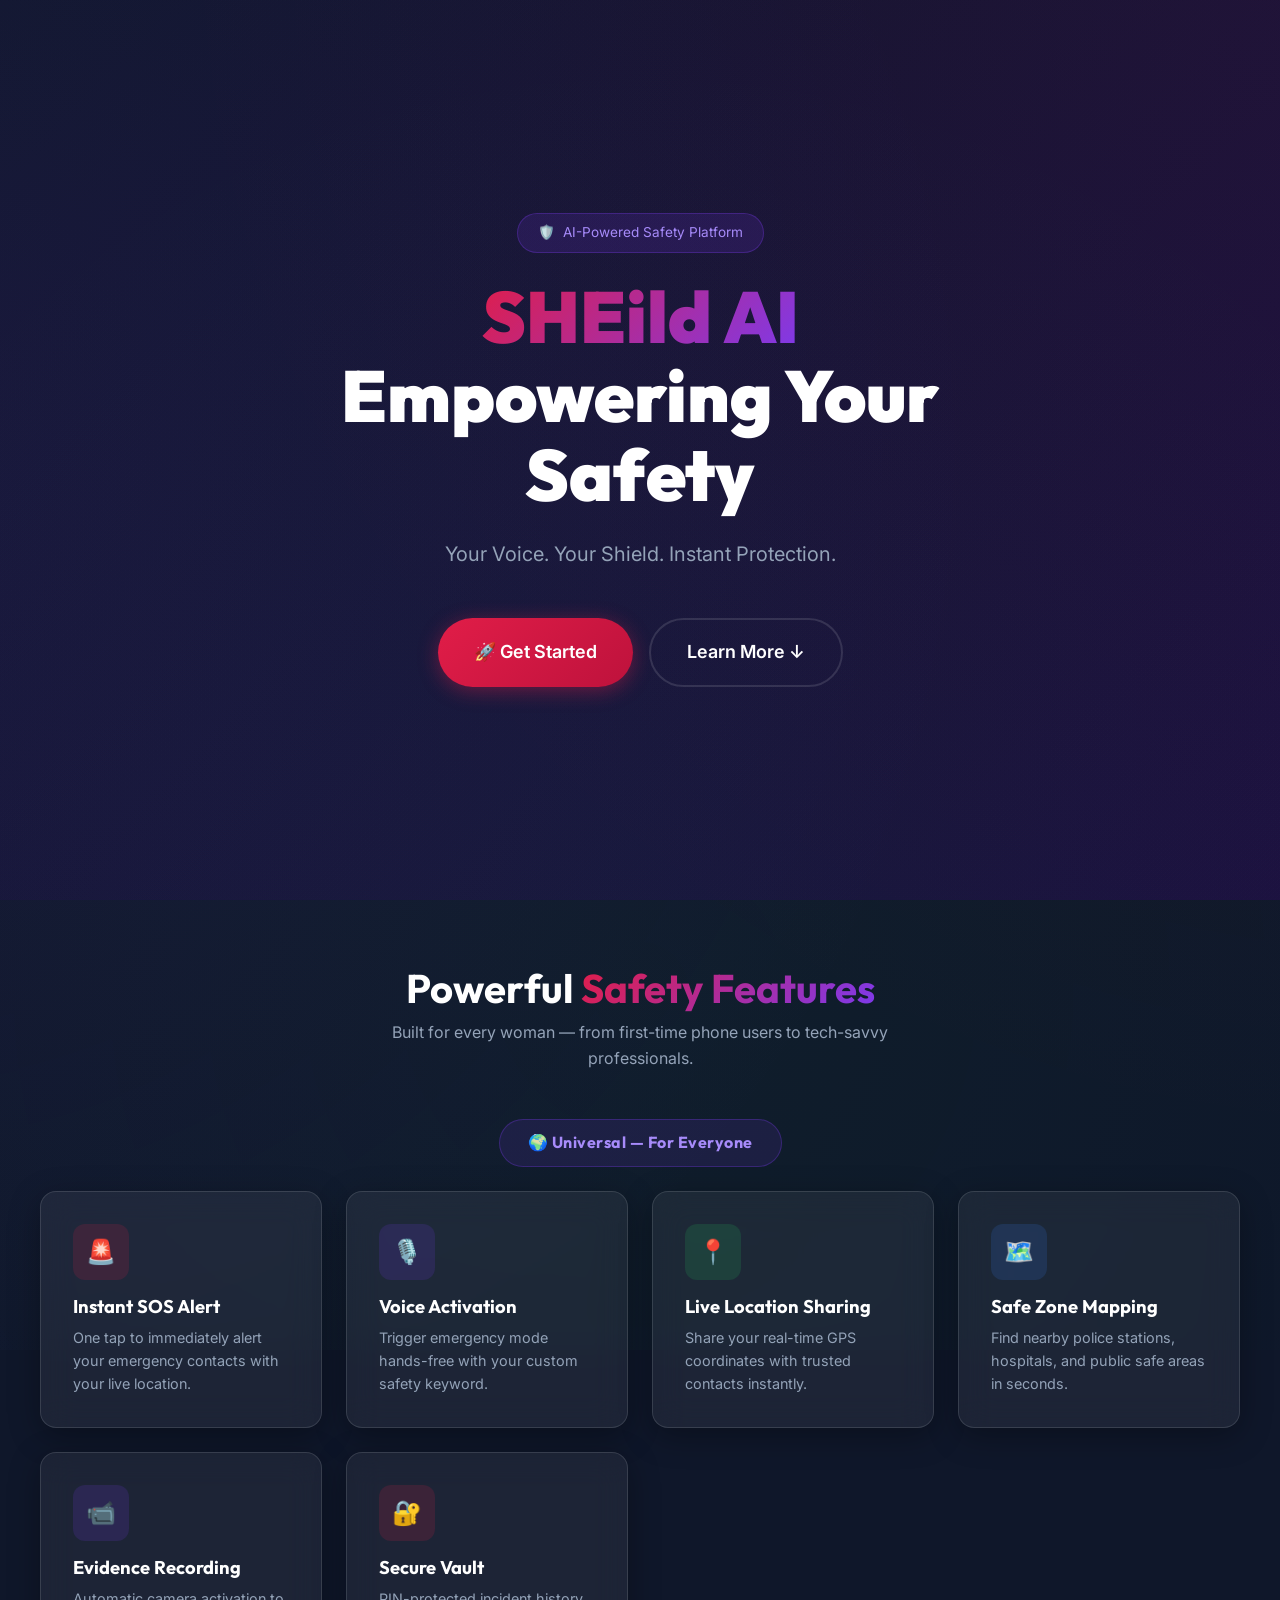
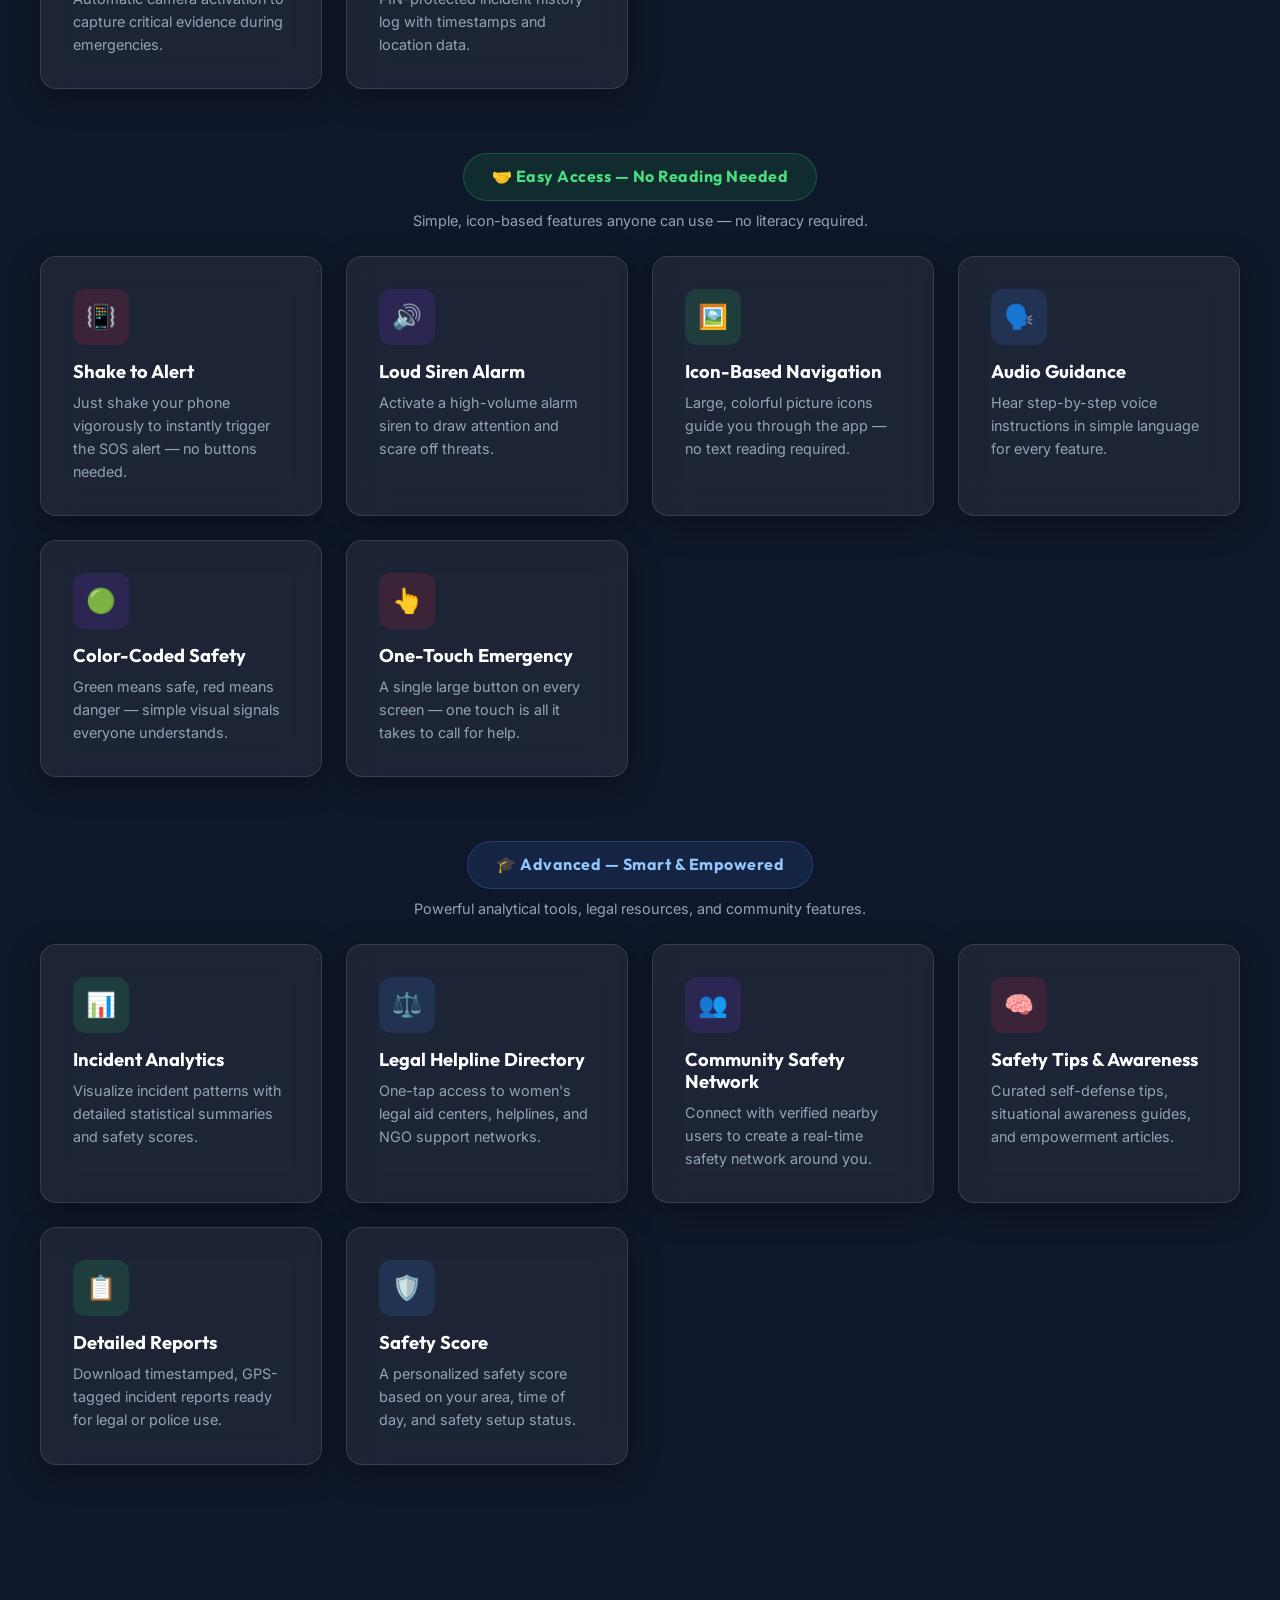
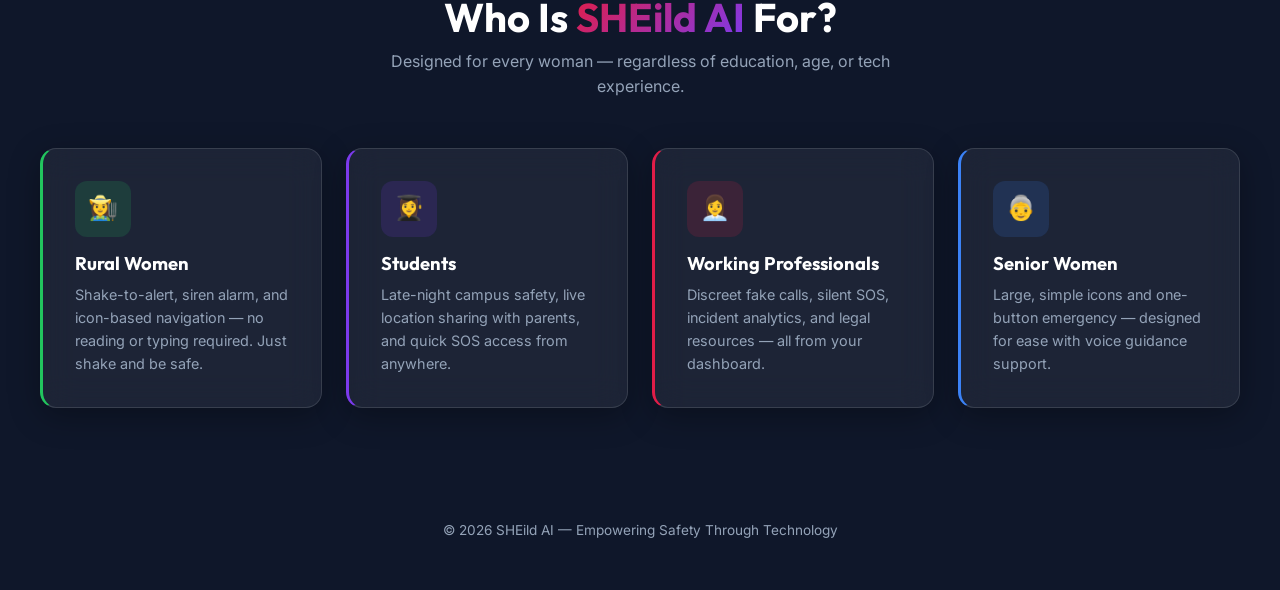
<file: sheild-ai/index.html>
<!DOCTYPE html>
<html lang="en">

<head>
  <meta charset="UTF-8">
  <meta name="viewport" content="width=device-width, initial-scale=1.0">
  <meta name="description"
    content="SHEild AI — Intelligent Women Safety Emergency Interface. Your Voice. Your Shield. Instant Protection.">
  <title>SHEild AI — Your Shield. Instant Protection.</title>
  <link rel="stylesheet" href="css/style.css">
</head>

<body>
  <!-- Animated Gradient Background -->
  <div class="gradient-bg"></div>

  <!-- ===== HERO SECTION ===== -->
  <section class="hero">
    <div class="hero-content">
      <div class="hero-badge">
        <span>🛡️</span>
        <span>AI-Powered Safety Platform</span>
      </div>

      <h1>
        <span class="text-gradient">SHEild AI</span><br>
        Empowering Your Safety
      </h1>

      <p class="tagline">Your Voice. Your Shield. Instant Protection.</p>

      <div class="hero-buttons">
        <a href="onboarding.html" class="btn btn-primary btn-lg" id="get-started-btn">
          🚀 Get Started
        </a>
        <a href="#features" class="btn btn-outline btn-lg">
          Learn More ↓
        </a>
      </div>
    </div>
  </section>

  <!-- ===== FEATURES SECTION ===== -->
  <section class="features-section container" id="features">
    <div class="section-title reveal">
      <h2>Powerful <span class="text-gradient">Safety Features</span></h2>
      <p>Built for every woman — from first-time phone users to tech-savvy professionals.</p>
    </div>

    <!-- ── UNIVERSAL FEATURES ── -->
    <div class="feature-category reveal">
      <div class="category-badge universal-badge">🌍 Universal — For Everyone</div>
    </div>

    <div class="features-grid stagger-children">
      <div class="glass-card feature-card reveal animate-fadeInUp">
        <div class="feature-icon red">🚨</div>
        <h3>Instant SOS Alert</h3>
        <p>One tap to immediately alert your emergency contacts with your live location.</p>
      </div>

      <div class="glass-card feature-card reveal animate-fadeInUp">
        <div class="feature-icon purple">🎙️</div>
        <h3>Voice Activation</h3>
        <p>Trigger emergency mode hands-free with your custom safety keyword.</p>
      </div>

      <div class="glass-card feature-card reveal animate-fadeInUp">
        <div class="feature-icon green">📍</div>
        <h3>Live Location Sharing</h3>
        <p>Share your real-time GPS coordinates with trusted contacts instantly.</p>
      </div>

      <div class="glass-card feature-card reveal animate-fadeInUp">
        <div class="feature-icon blue">🗺️</div>
        <h3>Safe Zone Mapping</h3>
        <p>Find nearby police stations, hospitals, and public safe areas in seconds.</p>
      </div>

      <div class="glass-card feature-card reveal animate-fadeInUp">
        <div class="feature-icon purple">📹</div>
        <h3>Evidence Recording</h3>
        <p>Automatic camera activation to capture critical evidence during emergencies.</p>
      </div>

      <div class="glass-card feature-card reveal animate-fadeInUp">
        <div class="feature-icon red">🔐</div>
        <h3>Secure Vault</h3>
        <p>PIN-protected incident history log with timestamps and location data.</p>
      </div>
    </div>

    <!-- ── EASY ACCESS — For Uneducated / Low-Literacy Users ── -->
    <div class="feature-category reveal" style="margin-top: var(--space-3xl);">
      <div class="category-badge easy-badge">🤝 Easy Access — No Reading Needed</div>
      <p class="category-desc">Simple, icon-based features anyone can use — no literacy required.</p>
    </div>

    <div class="features-grid stagger-children">
      <div class="glass-card feature-card reveal animate-fadeInUp">
        <div class="feature-icon red">📳</div>
        <h3>Shake to Alert</h3>
        <p>Just shake your phone vigorously to instantly trigger the SOS alert — no buttons needed.</p>
      </div>

      <div class="glass-card feature-card reveal animate-fadeInUp">
        <div class="feature-icon purple">🔊</div>
        <h3>Loud Siren Alarm</h3>
        <p>Activate a high-volume alarm siren to draw attention and scare off threats.</p>
      </div>

      <div class="glass-card feature-card reveal animate-fadeInUp">
        <div class="feature-icon green">🖼️</div>
        <h3>Icon-Based Navigation</h3>
        <p>Large, colorful picture icons guide you through the app — no text reading required.</p>
      </div>

      <div class="glass-card feature-card reveal animate-fadeInUp">
        <div class="feature-icon blue">🗣️</div>
        <h3>Audio Guidance</h3>
        <p>Hear step-by-step voice instructions in simple language for every feature.</p>
      </div>

      <div class="glass-card feature-card reveal animate-fadeInUp">
        <div class="feature-icon purple">🟢</div>
        <h3>Color-Coded Safety</h3>
        <p>Green means safe, red means danger — simple visual signals everyone understands.</p>
      </div>

      <div class="glass-card feature-card reveal animate-fadeInUp">
        <div class="feature-icon red">👆</div>
        <h3>One-Touch Emergency</h3>
        <p>A single large button on every screen — one touch is all it takes to call for help.</p>
      </div>
    </div>

    <!-- ── ADVANCED — For Educated / Tech-Savvy Users ── -->
    <div class="feature-category reveal" style="margin-top: var(--space-3xl);">
      <div class="category-badge advanced-badge">🎓 Advanced — Smart & Empowered</div>
      <p class="category-desc">Powerful analytical tools, legal resources, and community features.</p>
    </div>

    <div class="features-grid stagger-children">
      <div class="glass-card feature-card reveal animate-fadeInUp">
        <div class="feature-icon green">📊</div>
        <h3>Incident Analytics</h3>
        <p>Visualize incident patterns with detailed statistical summaries and safety scores.</p>
      </div>

      <div class="glass-card feature-card reveal animate-fadeInUp">
        <div class="feature-icon blue">⚖️</div>
        <h3>Legal Helpline Directory</h3>
        <p>One-tap access to women's legal aid centers, helplines, and NGO support networks.</p>
      </div>

      <div class="glass-card feature-card reveal animate-fadeInUp">
        <div class="feature-icon purple">👥</div>
        <h3>Community Safety Network</h3>
        <p>Connect with verified nearby users to create a real-time safety network around you.</p>
      </div>

      <div class="glass-card feature-card reveal animate-fadeInUp">
        <div class="feature-icon red">🧠</div>
        <h3>Safety Tips & Awareness</h3>
        <p>Curated self-defense tips, situational awareness guides, and empowerment articles.</p>
      </div>

      <div class="glass-card feature-card reveal animate-fadeInUp">
        <div class="feature-icon green">📋</div>
        <h3>Detailed Reports</h3>
        <p>Download timestamped, GPS-tagged incident reports ready for legal or police use.</p>
      </div>

      <div class="glass-card feature-card reveal animate-fadeInUp">
        <div class="feature-icon blue">🛡️</div>
        <h3>Safety Score</h3>
        <p>A personalized safety score based on your area, time of day, and safety setup status.</p>
      </div>
    </div>
  </section>

  <!-- ===== WHO IS IT FOR ===== -->
  <section class="features-section container" id="audience">
    <div class="section-title reveal">
      <h2>Who Is <span class="text-gradient">SHEild AI</span> For?</h2>
      <p>Designed for every woman — regardless of education, age, or tech experience.</p>
    </div>

    <div class="features-grid stagger-children">
      <div class="glass-card feature-card reveal animate-fadeInUp" style="border-left: 3px solid var(--success);">
        <div class="feature-icon green">👩‍🌾</div>
        <h3>Rural Women</h3>
        <p>Shake-to-alert, siren alarm, and icon-based navigation — no reading or typing required. Just shake and be
          safe.</p>
      </div>

      <div class="glass-card feature-card reveal animate-fadeInUp" style="border-left: 3px solid var(--secondary);">
        <div class="feature-icon purple">👩‍🎓</div>
        <h3>Students</h3>
        <p>Late-night campus safety, live location sharing with parents, and quick SOS access from anywhere.</p>
      </div>

      <div class="glass-card feature-card reveal animate-fadeInUp" style="border-left: 3px solid var(--accent);">
        <div class="feature-icon red">👩‍💼</div>
        <h3>Working Professionals</h3>
        <p>Discreet fake calls, silent SOS, incident analytics, and legal resources — all from your dashboard.</p>
      </div>

      <div class="glass-card feature-card reveal animate-fadeInUp" style="border-left: 3px solid #3B82F6;">
        <div class="feature-icon blue">👵</div>
        <h3>Senior Women</h3>
        <p>Large, simple icons and one-button emergency — designed for ease with voice guidance support.</p>
      </div>
    </div>
  </section>

  <!-- ===== FOOTER ===== -->
  <footer style="text-align:center; padding: 48px 16px; color: var(--text-secondary); font-size: 0.85rem;">
    <p>© 2026 SHEild AI — Empowering Safety Through Technology</p>
  </footer>

  <script src="js/script.js"></script>
</body>

</html>
</file>
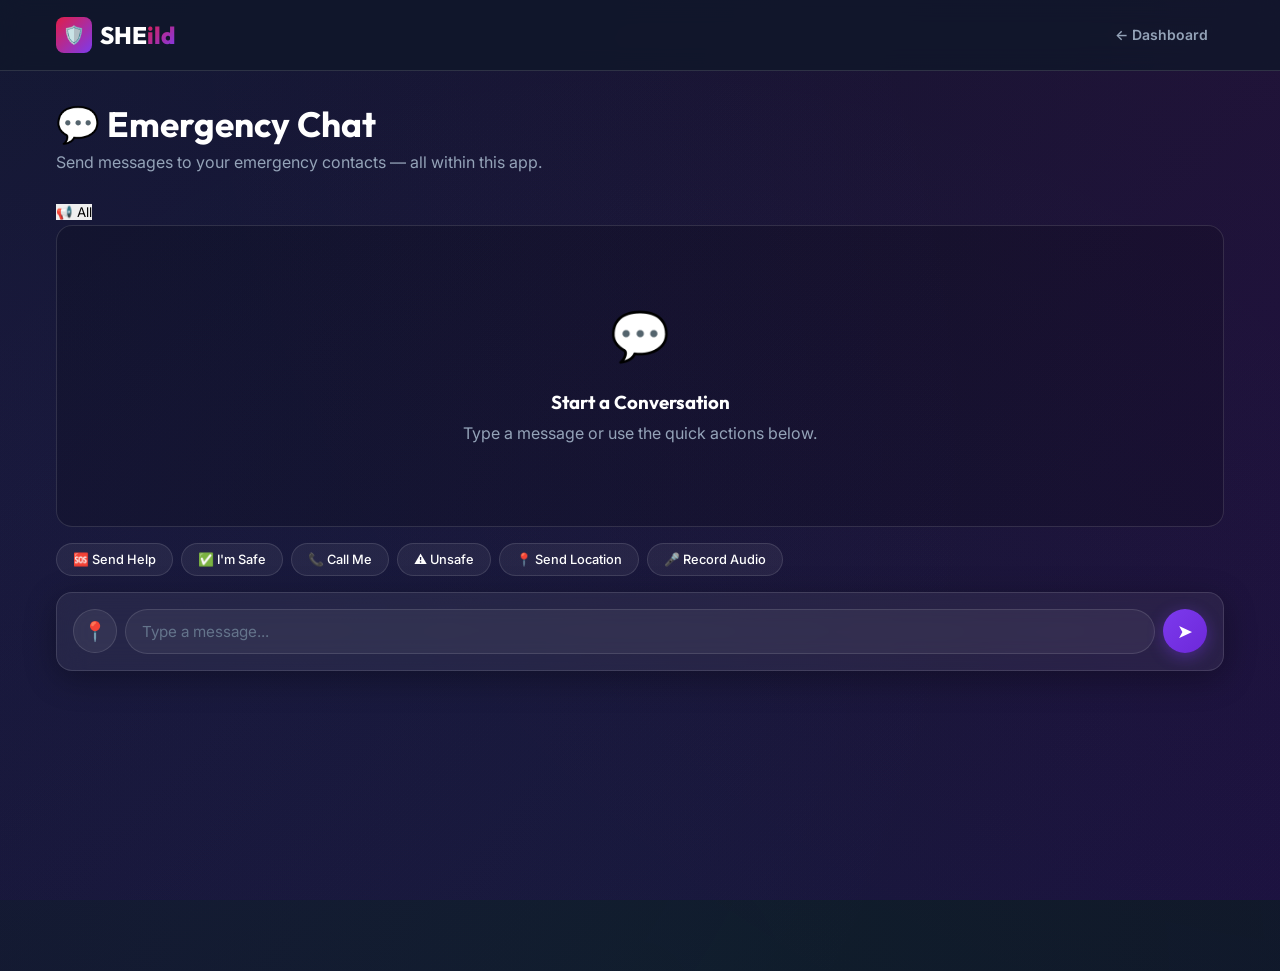
<file: sheild-ai/chat.html>
<!DOCTYPE html>
<html lang="en">

<head>
    <meta charset="UTF-8">
    <meta name="viewport" content="width=device-width, initial-scale=1.0">
    <meta name="description" content="Emergency Chat — SHEild AI in-app messaging with your emergency contacts.">
    <title>Emergency Chat — SHEild AI</title>
    <link rel="stylesheet" href="css/style.css">
</head>

<body>
    <div class="gradient-bg"></div>

    <!-- Header -->
    <header class="app-header">
        <div class="container header-inner">
            <a href="dashboard.html" class="logo">
                <div class="logo-icon">🛡️</div>
                <span>SHE<span class="text-gradient">ild</span></span>
            </a>
            <div class="header-actions">
                <a href="dashboard.html" class="btn btn-ghost btn-sm">← Dashboard</a>
            </div>
        </div>
    </header>

    <div class="page-shell">
        <div class="container">
            <div class="page-title">
                <h1>💬 Emergency Chat</h1>
                <p>Send messages to your emergency contacts — all within this app.</p>
            </div>

            <!-- Contact Tabs -->
            <div class="chat-contact-tabs" id="contact-tabs">
                <button class="chat-tab active" data-contact="all" onclick="switchChatContact('all', this)">
                    📢 All
                </button>
                <!-- Contact tabs populated by JS -->
            </div>

            <!-- Chat Window -->
            <div class="chat-window" id="chat-window">
                <div class="chat-messages" id="chat-messages">
                    <div class="chat-empty" id="chat-empty">
                        <div style="font-size: 3rem; margin-bottom: var(--space-md);">💬</div>
                        <h3>Start a Conversation</h3>
                        <p>Type a message or use the quick actions below.</p>
                    </div>
                </div>
            </div>

            <!-- Quick Reply Buttons -->
            <div class="quick-replies" id="quick-replies">
                <button class="quick-reply-btn" onclick="quickSend('🆘 I need help! Please come to my location immediately!')">
                    🆘 Send Help
                </button>
                <button class="quick-reply-btn" onclick="quickSend('✅ I am safe now. Thank you for checking on me.')">
                    ✅ I'm Safe
                </button>
                <button class="quick-reply-btn" onclick="quickSend('📞 Please call me now, it\'s urgent!')">
                    📞 Call Me
                </button>
                <button class="quick-reply-btn" onclick="quickSend('⚠️ I feel unsafe. Stay alert for my messages.')">
                    ⚠️ Unsafe
                </button>
                <button class="quick-reply-btn" onclick="sendLocationMessage()">
                    📍 Send Location
                </button>
                <button class="quick-reply-btn" onclick="startChatAudioRecording()">
                    🎤 Record Audio
                </button>
            </div>

            <!-- Chat Input -->
            <div class="chat-input-bar glass-card-static">
                <button class="chat-attach-btn" onclick="sendLocationMessage()" title="Attach Location">
                    📍
                </button>
                <input type="text" id="chat-message-input" class="chat-input" placeholder="Type a message..."
                    maxlength="500" onkeypress="if(event.key==='Enter') sendInAppMessage()">
                <button class="chat-send-btn" onclick="sendInAppMessage()" title="Send">
                    ➤
                </button>
            </div>

            <!-- Audio Recording UI (inline) -->
            <div class="chat-audio-bar glass-card-static" id="chat-audio-bar" style="display:none;">
                <div class="audio-rec-indicator">
                    <span class="rec-dot-small"></span>
                    <span id="chat-audio-label">Recording...</span>
                </div>
                <span class="audio-timer" id="chat-audio-timer">00:00</span>
                <button class="btn btn-danger btn-sm" onclick="stopAndSendAudio()">⏹ Stop & Send</button>
                <button class="btn btn-ghost btn-sm" onclick="cancelAudioRecording()">✕</button>
            </div>

        </div>
    </div>

    <!-- Toast -->
    <div class="toast" id="toast"></div>

    <script src="js/script.js"></script>
</body>

</html>
</file>
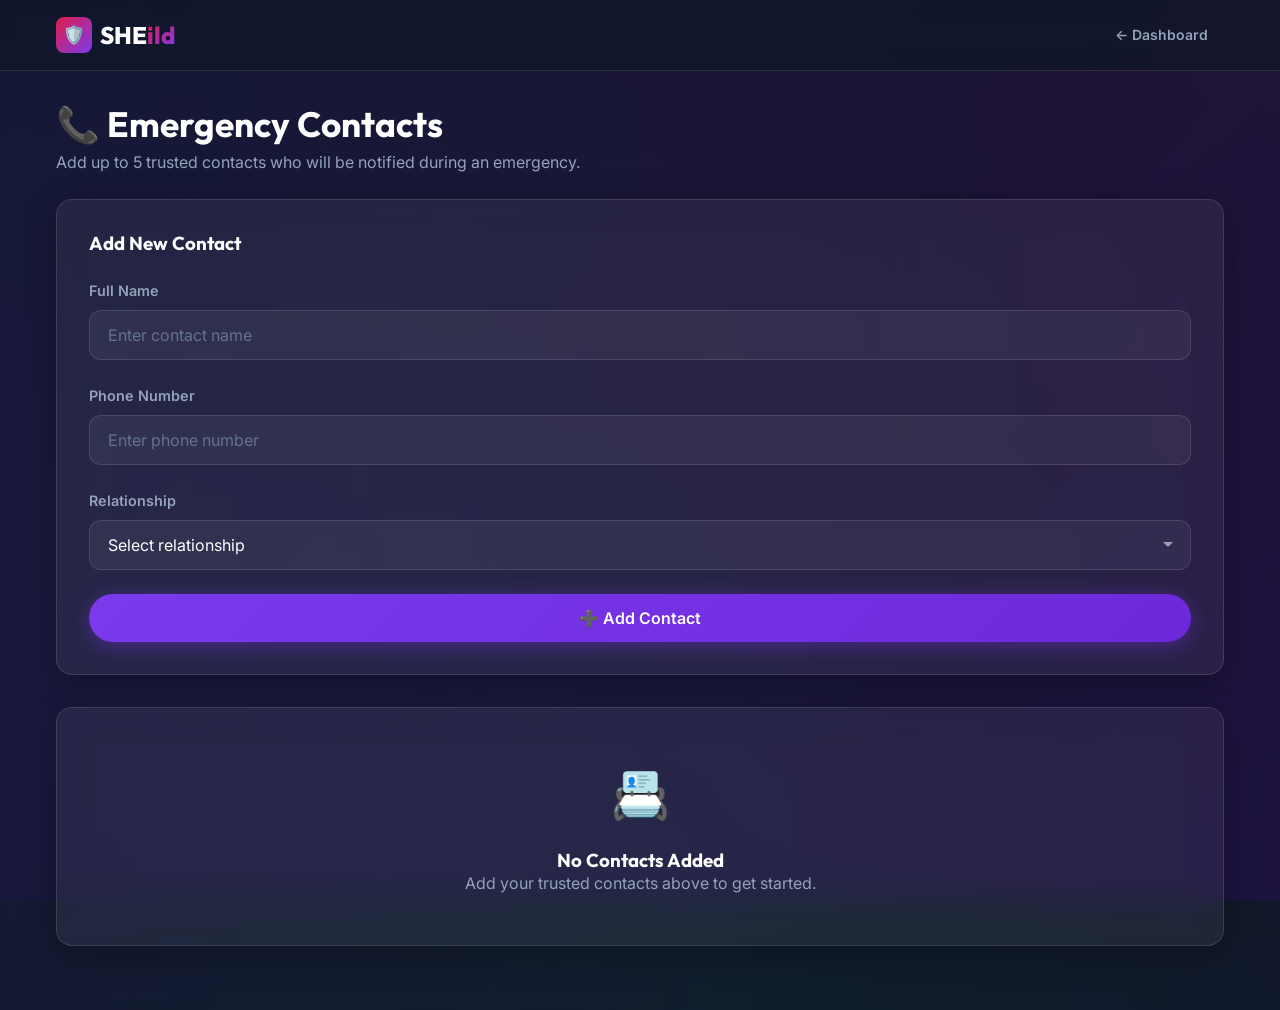
<file: sheild-ai/contacts.html>
<!DOCTYPE html>
<html lang="en">

<head>
    <meta charset="UTF-8">
    <meta name="viewport" content="width=device-width, initial-scale=1.0">
    <meta name="description" content="Manage your emergency contacts — SHEild AI Safety Platform.">
    <title>Emergency Contacts — SHEild AI</title>
    <link rel="stylesheet" href="css/style.css">
</head>

<body>
    <div class="gradient-bg"></div>

    <!-- Header -->
    <header class="app-header">
        <div class="container header-inner">
            <a href="dashboard.html" class="logo">
                <div class="logo-icon">🛡️</div>
                <span>SHE<span class="text-gradient">ild</span></span>
            </a>
            <div class="header-actions">
                <a href="dashboard.html" class="btn btn-ghost btn-sm">← Dashboard</a>
            </div>
        </div>
    </header>

    <div class="page-shell">
        <div class="container">
            <div class="page-title">
                <h1>📞 Emergency Contacts</h1>
                <p>Add up to 5 trusted contacts who will be notified during an emergency.</p>
            </div>

            <!-- Add Contact Form -->
            <div class="glass-card-static" style="padding: var(--space-xl); margin-bottom: var(--space-xl);"
                id="contact-form-card">
                <h3 style="margin-bottom: var(--space-lg);" id="form-title">Add New Contact</h3>

                <div class="form-group">
                    <label class="form-label" for="contact-name">Full Name</label>
                    <input type="text" id="contact-name" class="form-input" placeholder="Enter contact name"
                        maxlength="40">
                </div>

                <div class="form-group">
                    <label class="form-label" for="contact-phone">Phone Number</label>
                    <input type="tel" id="contact-phone" class="form-input" placeholder="Enter phone number"
                        maxlength="15">
                </div>

                <div class="form-group">
                    <label class="form-label" for="contact-relation">Relationship</label>
                    <select id="contact-relation" class="form-select">
                        <option value="">Select relationship</option>
                        <option value="Parent">Parent</option>
                        <option value="Sibling">Sibling</option>
                        <option value="Spouse">Spouse</option>
                        <option value="Friend">Friend</option>
                        <option value="Colleague">Colleague</option>
                        <option value="Other">Other</option>
                    </select>
                </div>

                <input type="hidden" id="edit-index" value="-1">

                <div style="display: flex; gap: var(--space-md);">
                    <button class="btn btn-secondary btn-block" id="save-contact-btn" onclick="saveContact()">
                        ➕ Add Contact
                    </button>
                    <button class="btn btn-outline" id="cancel-edit-btn" style="display:none;" onclick="cancelEdit()">
                        Cancel
                    </button>
                </div>
            </div>

            <!-- Contacts List -->
            <div id="contacts-list"></div>

            <!-- Empty State -->
            <div class="glass-card-static text-center" style="padding: var(--space-2xl); display:none;"
                id="empty-state">
                <div style="font-size: 3rem; margin-bottom: var(--space-md);">📇</div>
                <h3>No Contacts Added</h3>
                <p style="color: var(--text-secondary);">Add your trusted contacts above to get started.</p>
            </div>
        </div>
    </div>

    <!-- Toast -->
    <div class="toast" id="toast"></div>

    <script src="js/script.js"></script>
</body>

</html>
</file>
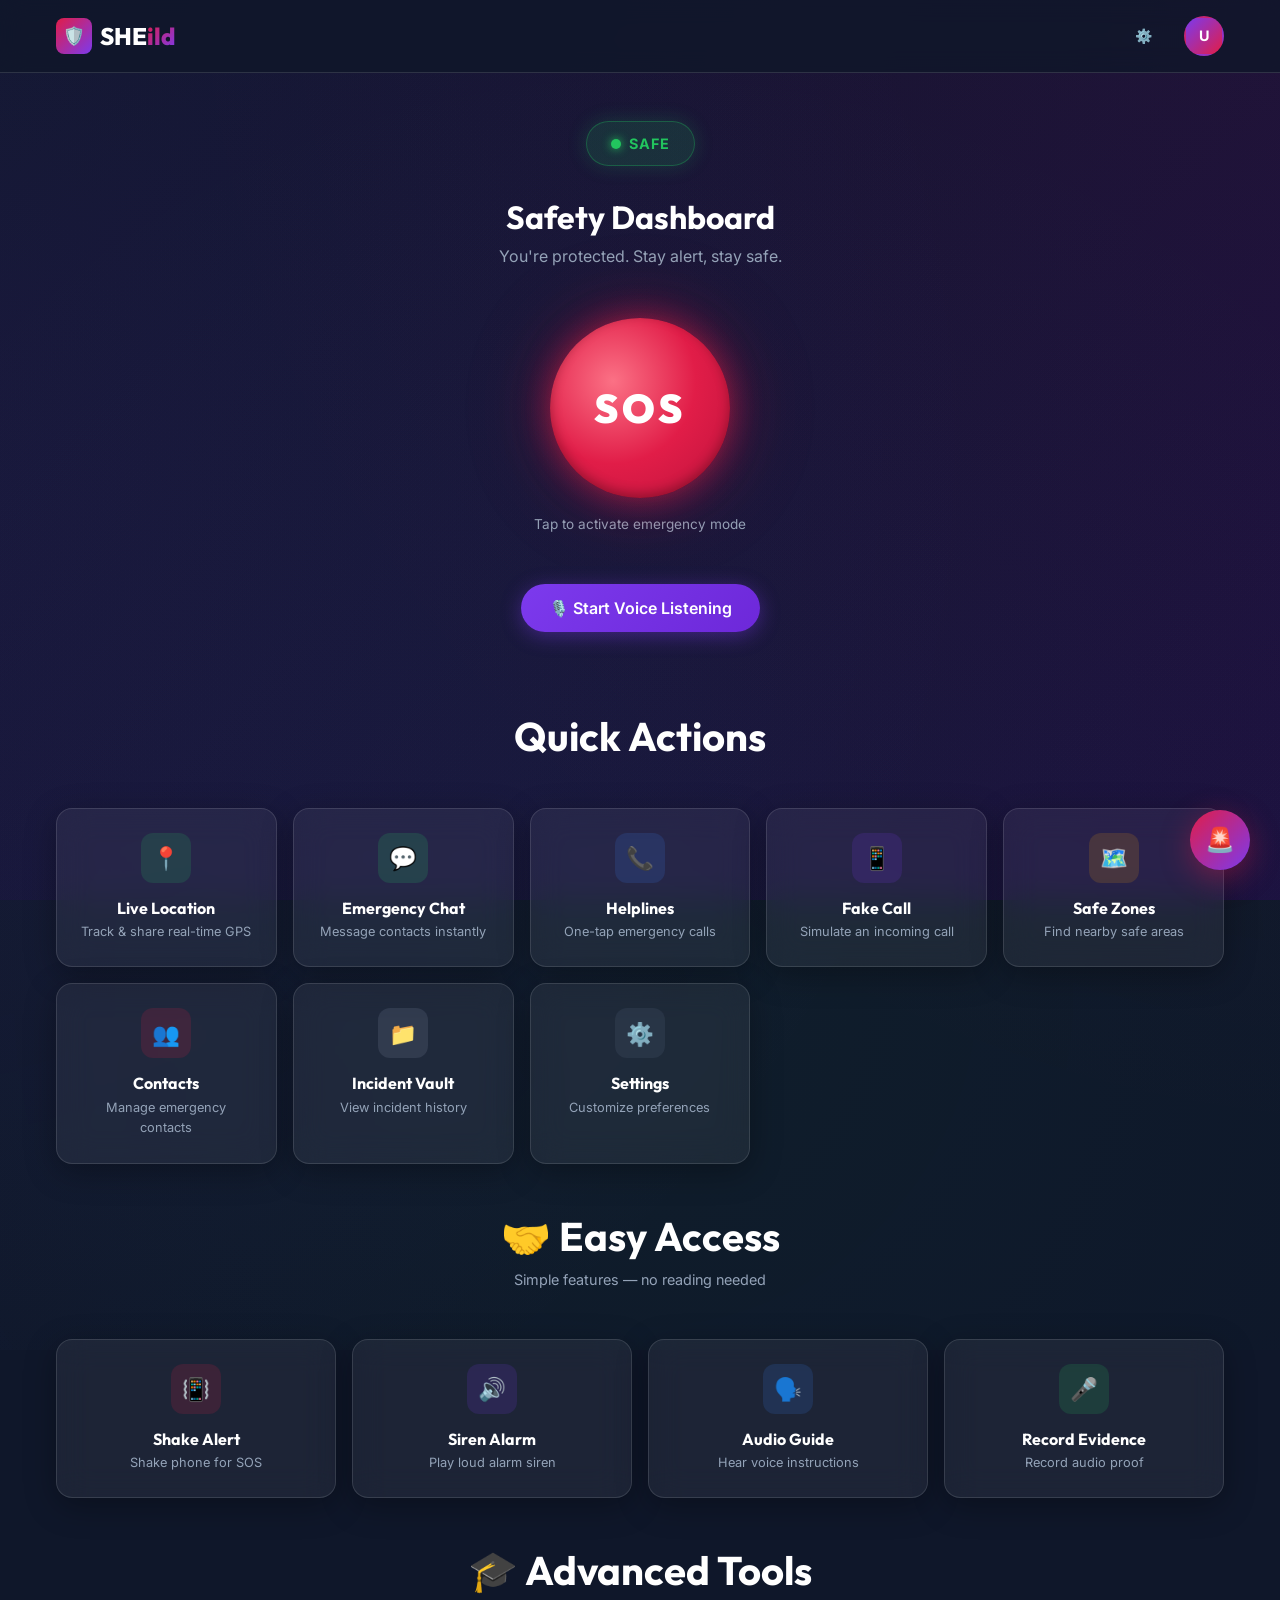
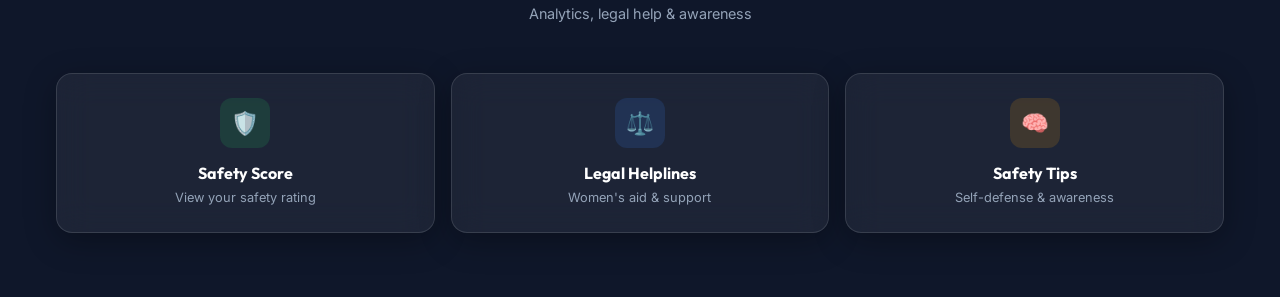
<file: sheild-ai/dashboard.html>
<!DOCTYPE html>
<html lang="en">

<head>
    <meta charset="UTF-8">
    <meta name="viewport" content="width=device-width, initial-scale=1.0">
    <meta name="description" content="SHEild AI Dashboard — Your safety control center.">
    <title>Dashboard — SHEild AI</title>
    <link rel="stylesheet" href="css/style.css">
</head>

<body>
    <div class="gradient-bg"></div>

    <!-- Header -->
    <header class="app-header">
        <div class="container header-inner">
            <a href="dashboard.html" class="logo">
                <div class="logo-icon">🛡️</div>
                <span>SHE<span class="text-gradient">ild</span></span>
            </a>
            <div class="header-actions">
                <a href="settings.html" class="btn btn-ghost btn-sm">⚙️</a>
                <a href="settings.html" class="profile-btn" id="profile-icon">U</a>
            </div>
        </div>
    </header>

    <div class="page-shell">
        <div class="container">

            <!-- Dashboard Hero -->
            <div class="dashboard-hero">
                <!-- Status Badge -->
                <div id="status-badge" class="status-badge status-safe" style="margin-bottom: var(--space-xl);">
                    <span class="status-dot"></span>
                    <span id="status-text">SAFE</span>
                </div>

                <h1 style="margin-bottom: var(--space-sm);">Safety Dashboard</h1>
                <p style="color: var(--text-secondary);">You're protected. Stay alert, stay safe.</p>

                <!-- SOS Button -->
                <div style="margin: var(--space-2xl) 0;">
                    <button class="sos-btn" id="sos-button" onclick="activateSOS()">
                        SOS
                    </button>
                    <p style="color: var(--text-secondary); margin-top: var(--space-md); font-size: 0.85rem;">
                        Tap to activate emergency mode
                    </p>
                </div>

                <!-- Voice Activation Button (REAL) -->
                <button class="btn btn-secondary" id="voice-btn" onclick="startVoiceListening()"
                    style="margin-bottom: var(--space-xl);">
                    🎙️ Start Voice Listening
                </button>
                <p id="voice-status"
                    style="color:var(--text-secondary); font-size:0.8rem; display:none; margin-top:-10px; margin-bottom: var(--space-md);">
                </p>
            </div>

            <!-- Quick Actions -->
            <div class="section-title">
                <h2>Quick Actions</h2>
            </div>

            <div class="dashboard-actions stagger-children">
                <a href="livelocation.html" class="glass-card action-card animate-fadeInUp">
                    <div class="action-icon" style="background: rgba(34,197,94,0.15);">📍</div>
                    <h3>Live Location</h3>
                    <p>Track & share real-time GPS</p>
                </a>

                <a href="chat.html" class="glass-card action-card animate-fadeInUp">
                    <div class="action-icon" style="background: rgba(37,211,102,0.15);">💬</div>
                    <h3>Emergency Chat</h3>
                    <p>Message contacts instantly</p>
                </a>

                <a href="helplines.html" class="glass-card action-card animate-fadeInUp">
                    <div class="action-icon" style="background: rgba(59,130,246,0.15);">📞</div>
                    <h3>Helplines</h3>
                    <p>One-tap emergency calls</p>
                </a>

                <div class="glass-card action-card animate-fadeInUp" onclick="fakeCall()">
                    <div class="action-icon" style="background: rgba(124,58,237,0.15);">📱</div>
                    <h3>Fake Call</h3>
                    <p>Simulate an incoming call</p>
                </div>

                <a href="safezones.html" class="glass-card action-card animate-fadeInUp">
                    <div class="action-icon" style="background: rgba(245,158,11,0.15);">🗺️</div>
                    <h3>Safe Zones</h3>
                    <p>Find nearby safe areas</p>
                </a>

                <a href="contacts.html" class="glass-card action-card animate-fadeInUp">
                    <div class="action-icon" style="background: rgba(225,29,72,0.15);">👥</div>
                    <h3>Contacts</h3>
                    <p>Manage emergency contacts</p>
                </a>

                <a href="vault.html" class="glass-card action-card animate-fadeInUp">
                    <div class="action-icon" style="background: rgba(148,163,184,0.15);">📁</div>
                    <h3>Incident Vault</h3>
                    <p>View incident history</p>
                </a>

                <a href="settings.html" class="glass-card action-card animate-fadeInUp">
                    <div class="action-icon" style="background: rgba(100,116,139,0.15);">⚙️</div>
                    <h3>Settings</h3>
                    <p>Customize preferences</p>
                </a>
            </div>

            <!-- ── Easy Access Features (No Literacy Needed) ── -->
            <div class="section-title" style="margin-top: var(--space-2xl);">
                <h2>🤝 Easy Access</h2>
                <p style="color: var(--text-secondary); font-size: 0.9rem;">Simple features — no reading needed</p>
            </div>

            <div class="dashboard-actions stagger-children">
                <div class="glass-card action-card animate-fadeInUp" onclick="triggerShakeAlert()">
                    <div class="action-icon" style="background: rgba(225,29,72,0.15);">📳</div>
                    <h3>Shake Alert</h3>
                    <p>Shake phone for SOS</p>
                </div>

                <div class="glass-card action-card animate-fadeInUp" onclick="activateSiren()">
                    <div class="action-icon" style="background: rgba(124,58,237,0.15);">🔊</div>
                    <h3>Siren Alarm</h3>
                    <p>Play loud alarm siren</p>
                </div>

                <div class="glass-card action-card animate-fadeInUp" onclick="playAudioGuide()">
                    <div class="action-icon" style="background: rgba(59,130,246,0.15);">🗣️</div>
                    <h3>Audio Guide</h3>
                    <p>Hear voice instructions</p>
                </div>

                <div class="glass-card action-card animate-fadeInUp" onclick="startEvidenceRecording()">
                    <div class="action-icon" style="background: rgba(34,197,94,0.15);">🎤</div>
                    <h3>Record Evidence</h3>
                    <p>Record audio proof</p>
                </div>
            </div>

            <!-- ── Advanced Features (Educated Users) ── -->
            <div class="section-title" style="margin-top: var(--space-2xl);">
                <h2>🎓 Advanced Tools</h2>
                <p style="color: var(--text-secondary); font-size: 0.9rem;">Analytics, legal help & awareness</p>
            </div>

            <div class="dashboard-actions stagger-children">
                <div class="glass-card action-card animate-fadeInUp" onclick="showSafetyScore()">
                    <div class="action-icon" style="background: rgba(34,197,94,0.15);">🛡️</div>
                    <h3>Safety Score</h3>
                    <p>View your safety rating</p>
                </div>

                <div class="glass-card action-card animate-fadeInUp" onclick="showHelplines()">
                    <div class="action-icon" style="background: rgba(59,130,246,0.15);">⚖️</div>
                    <h3>Legal Helplines</h3>
                    <p>Women's aid & support</p>
                </div>

                <div class="glass-card action-card animate-fadeInUp" onclick="showSafetyTips()">
                    <div class="action-icon" style="background: rgba(245,158,11,0.15);">🧠</div>
                    <h3>Safety Tips</h3>
                    <p>Self-defense & awareness</p>
                </div>
            </div>
        </div>
    </div>

    <!-- Fake Call Modal -->
    <div class="modal-overlay" id="fake-call-modal">
        <div class="modal-box" style="text-align:center;">
            <div style="font-size: 4rem; margin-bottom: var(--space-md); animation: sosPulseRing 1.5s infinite;">📱
            </div>
            <h2>Incoming Call...</h2>
            <p style="color: var(--text-secondary); margin: var(--space-md) 0; font-size: 1.2rem;"
                id="fake-caller-name">Mom</p>
            <div style="display:flex; gap:var(--space-md); justify-content:center; margin-top: var(--space-xl);">
                <button class="btn btn-danger" onclick="closeFakeCall()"
                    style="border-radius:50%; width:60px; height:60px; font-size:1.5rem;">✕</button>
                <button class="btn btn-success" onclick="closeFakeCall()"
                    style="border-radius:50%; width:60px; height:60px; font-size:1.5rem;">📞</button>
            </div>
        </div>
    </div>

    <!-- Safety Score Modal -->
    <div class="modal-overlay" id="safety-score-modal">
        <div class="modal-box" style="text-align:center;">
            <div style="font-size: 3rem; margin-bottom: var(--space-md);">🛡️</div>
            <h2>Your Safety Score</h2>
            <div id="score-display" style="font-size: 4rem; font-weight: 900; margin: var(--space-lg) 0;"
                class="text-gradient">—</div>
            <p style="color: var(--text-secondary); margin-bottom: var(--space-md); font-size: 0.9rem;"
                id="score-breakdown"></p>
            <div id="score-details"
                style="text-align:left; font-size: 0.85rem; color: var(--text-secondary); margin-bottom: var(--space-lg);">
            </div>
            <button class="btn btn-secondary" onclick="closeModal('safety-score-modal')">Close</button>
        </div>
    </div>

    <!-- Legal Helplines Modal -->
    <div class="modal-overlay" id="helplines-modal">
        <div class="modal-box" style="text-align:left;">
            <h2 style="text-align:center; margin-bottom: var(--space-lg);">⚖️ Legal Helplines</h2>
            <div class="helpline-item">
                <strong>🚨 Women Helpline (All India)</strong>
                <p>📞 181 — 24/7 Free Emergency Support</p>
            </div>
            <div class="helpline-item">
                <strong>👮 Police Emergency</strong>
                <p>📞 100 — Immediate Police Assistance</p>
            </div>
            <div class="helpline-item">
                <strong>🏠 Domestic Violence Helpline</strong>
                <p>📞 1091 — Support for Abuse Victims</p>
            </div>
            <div class="helpline-item">
                <strong>👧 Childline (For Minors)</strong>
                <p>📞 1098 — Child Protection Services</p>
            </div>
            <div class="helpline-item">
                <strong>⚖️ National Commission for Women</strong>
                <p>📞 7827-170-170 — Legal Aid & Counseling</p>
            </div>
            <div class="helpline-item">
                <strong>🆘 Cyber Crime Helpline</strong>
                <p>📞 1930 — Online Harassment & Fraud</p>
            </div>
            <div style="text-align:center; margin-top: var(--space-lg);">
                <button class="btn btn-secondary" onclick="closeModal('helplines-modal')">Close</button>
            </div>
        </div>
    </div>

    <!-- Safety Tips Modal -->
    <div class="modal-overlay" id="safety-tips-modal">
        <div class="modal-box" style="text-align:left; max-width:500px;">
            <h2 style="text-align:center; margin-bottom: var(--space-lg);">🧠 Safety Tips</h2>
            <div id="tips-container"></div>
            <div style="text-align:center; margin-top: var(--space-lg);">
                <button class="btn btn-outline btn-sm" onclick="loadNewTips()" style="margin-right: var(--space-sm);">🔄
                    More Tips</button>
                <button class="btn btn-secondary btn-sm" onclick="closeModal('safety-tips-modal')">Close</button>
            </div>
        </div>
    </div>

    <!-- Evidence Recording Modal -->
    <div class="modal-overlay" id="evidence-modal">
        <div class="modal-box" style="text-align:center;">
            <div style="font-size: 3rem; margin-bottom: var(--space-md);">🎤</div>
            <h2>Recording Evidence</h2>
            <div id="evidence-timer"
                style="font-size: 2.5rem; font-weight: 900; font-family:'Courier New',monospace; margin: var(--space-lg) 0; color: var(--accent);">
                00:00</div>
            <div id="evidence-status"
                style="color: var(--text-secondary); font-size: 0.85rem; margin-bottom: var(--space-lg);">Recording
                audio...</div>
            <button class="btn btn-danger" onclick="stopEvidenceRecording()" id="evidence-stop-btn">⏹ Stop &
                Save</button>
        </div>
    </div>

    <!-- Toast -->
    <div class="toast" id="toast"></div>

    <!-- FAB (SOS shortcut) -->
    <a href="javascript:void(0)" class="fab" onclick="activateSOS()" title="SOS">🚨</a>

    <script src="js/script.js"></script>
</body>

</html>
</file>
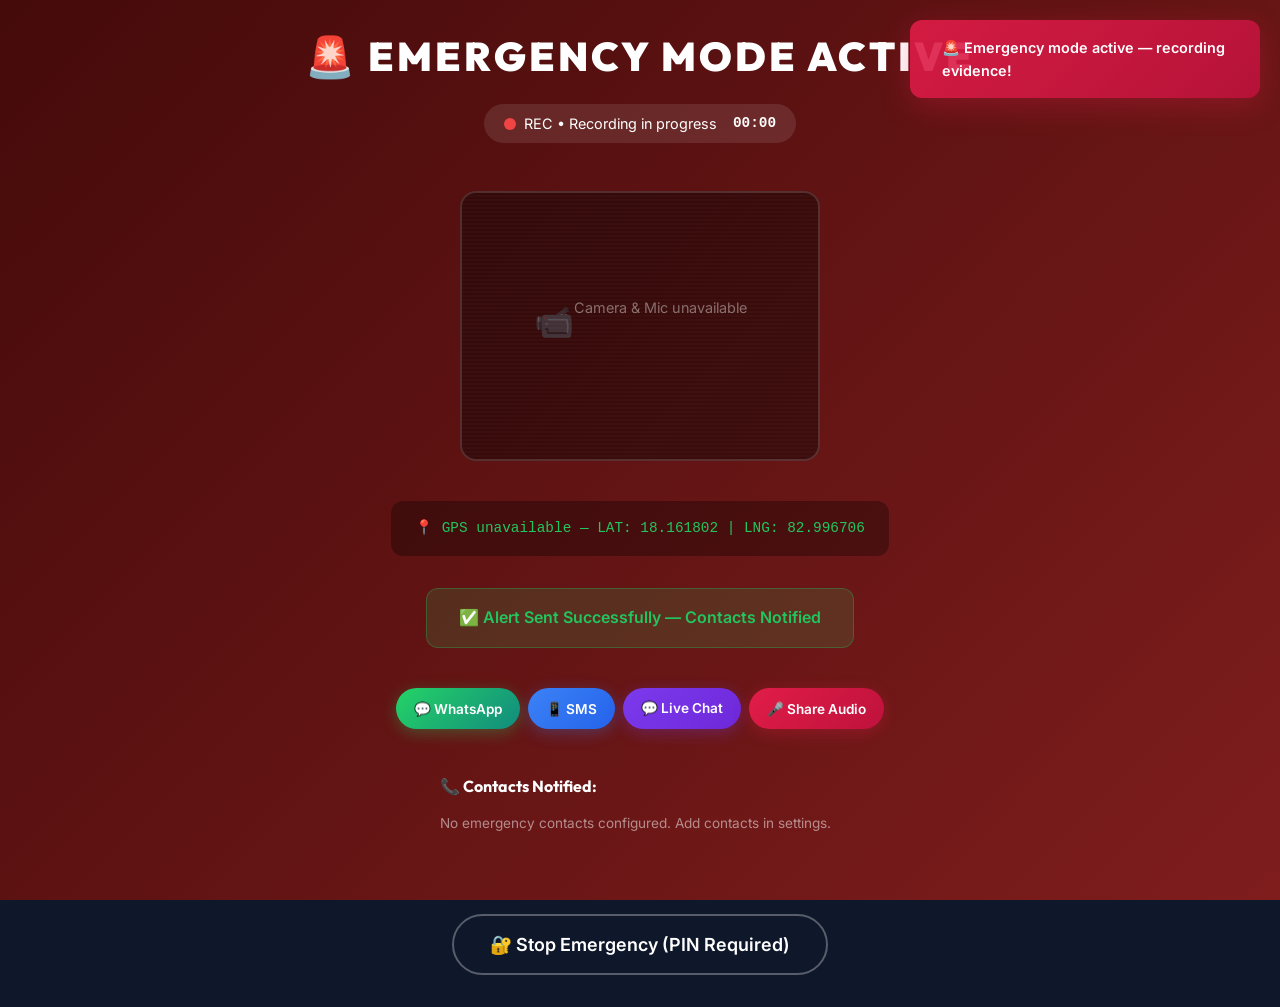
<file: sheild-ai/emergency.html>
<!DOCTYPE html>
<html lang="en">

<head>
    <meta charset="UTF-8">
    <meta name="viewport" content="width=device-width, initial-scale=1.0">
    <meta name="description"
        content="Emergency Mode Active — SHEild AI is recording evidence and alerting your contacts.">
    <title>🚨 EMERGENCY — SHEild AI</title>
    <link rel="stylesheet" href="css/style.css">
</head>

<body>
    <!-- Red Emergency Gradient Background -->
    <div class="emergency-gradient-bg"></div>

    <div class="emergency-page">
        <!-- Emergency Title -->
        <h1 class="emergency-title">🚨 EMERGENCY MODE ACTIVE</h1>

        <!-- Recording Indicator -->
        <div class="recording-indicator">
            <span class="rec-dot"></span>
            <span id="rec-label">REC • Recording in progress</span>
            <span id="rec-timer"
                style="margin-left: 8px; font-family: 'Courier New', monospace; font-weight: 700;">00:00</span>
        </div>

        <!-- REAL Camera Preview -->
        <div class="camera-preview" id="camera-box" style="overflow:hidden; position:relative;">
            <video id="camera-feed" autoplay playsinline muted
                style="width:100%; height:100%; object-fit:cover; position:absolute; inset:0; z-index:0;"></video>
            <div id="camera-fallback" style="position:relative; z-index:1; text-align:center; display:none;">
                <div style="font-size: 2rem; margin-bottom: 8px;">📹</div>
                <span>Camera unavailable — Audio recording active</span>
            </div>
        </div>

        <!-- Live GPS (REAL) -->
        <div class="gps-display" id="gps-display">
            📍 Acquiring real GPS location...
        </div>

        <!-- Alert Confirmation -->
        <div class="alert-confirmation" id="alert-confirm" style="display:none;">
            ✅ Alert Sent Successfully — Contacts Notified
        </div>

        <!-- Quick Share Buttons -->
        <div class="emergency-share-bar">
            <button class="emergency-share-btn wa-btn" onclick="emergencyShareWhatsApp()">
                💬 WhatsApp
            </button>
            <button class="emergency-share-btn sms-btn" onclick="emergencyShareSMS()">
                📱 SMS
            </button>
            <a href="chat.html" class="emergency-share-btn chat-btn">
                💬 Live Chat
            </a>
            <button class="emergency-share-btn audio-btn" onclick="shareEmergencyAudio()">
                🎤 Share Audio
            </button>
        </div>

        <!-- Notified Contacts -->
        <div class="contacts-notified" id="notified-contacts">
            <h3>📞 Contacts Notified:</h3>
            <!-- Populated by JS -->
        </div>

        <!-- Timestamp -->
        <p style="color: rgba(255,255,255,0.5); font-size: 0.8rem; margin: var(--space-md) 0;" id="incident-timestamp">
        </p>

        <!-- Stop Emergency Button -->
        <button class="btn btn-outline btn-lg"
            style="border-color: rgba(255,255,255,0.3); color: var(--white); margin-top: var(--space-lg);"
            onclick="showStopModal()">
            🔐 Stop Emergency (PIN Required)
        </button>
    </div>

    <!-- PIN Modal -->
    <div class="modal-overlay" id="pin-modal">
        <div class="modal-box">
            <h2>🔐 Enter Security PIN</h2>
            <p style="color: var(--text-secondary);">Enter your 4-digit PIN to deactivate emergency mode.</p>
            <input type="password" id="stop-pin-input" class="form-input" placeholder="Enter PIN" maxlength="4"
                inputmode="numeric" pattern="[0-9]*">
            <p id="pin-error"
                style="color: var(--accent); font-size: 0.85rem; display:none; margin-top: var(--space-sm);">Incorrect
                PIN. Try again.</p>
            <div style="display:flex; gap:var(--space-md); margin-top: var(--space-lg);">
                <button class="btn btn-outline" onclick="closeStopModal()">Cancel</button>
                <button class="btn btn-success" style="flex:1" onclick="stopEmergency()">Confirm</button>
            </div>
        </div>
    </div>

    <!-- Alert Popup (simulated notification) -->
    <div class="toast toast-error" id="toast">🚨 Emergency alert sent to all contacts!</div>

    <script src="js/script.js"></script>
</body>

</html>
</file>
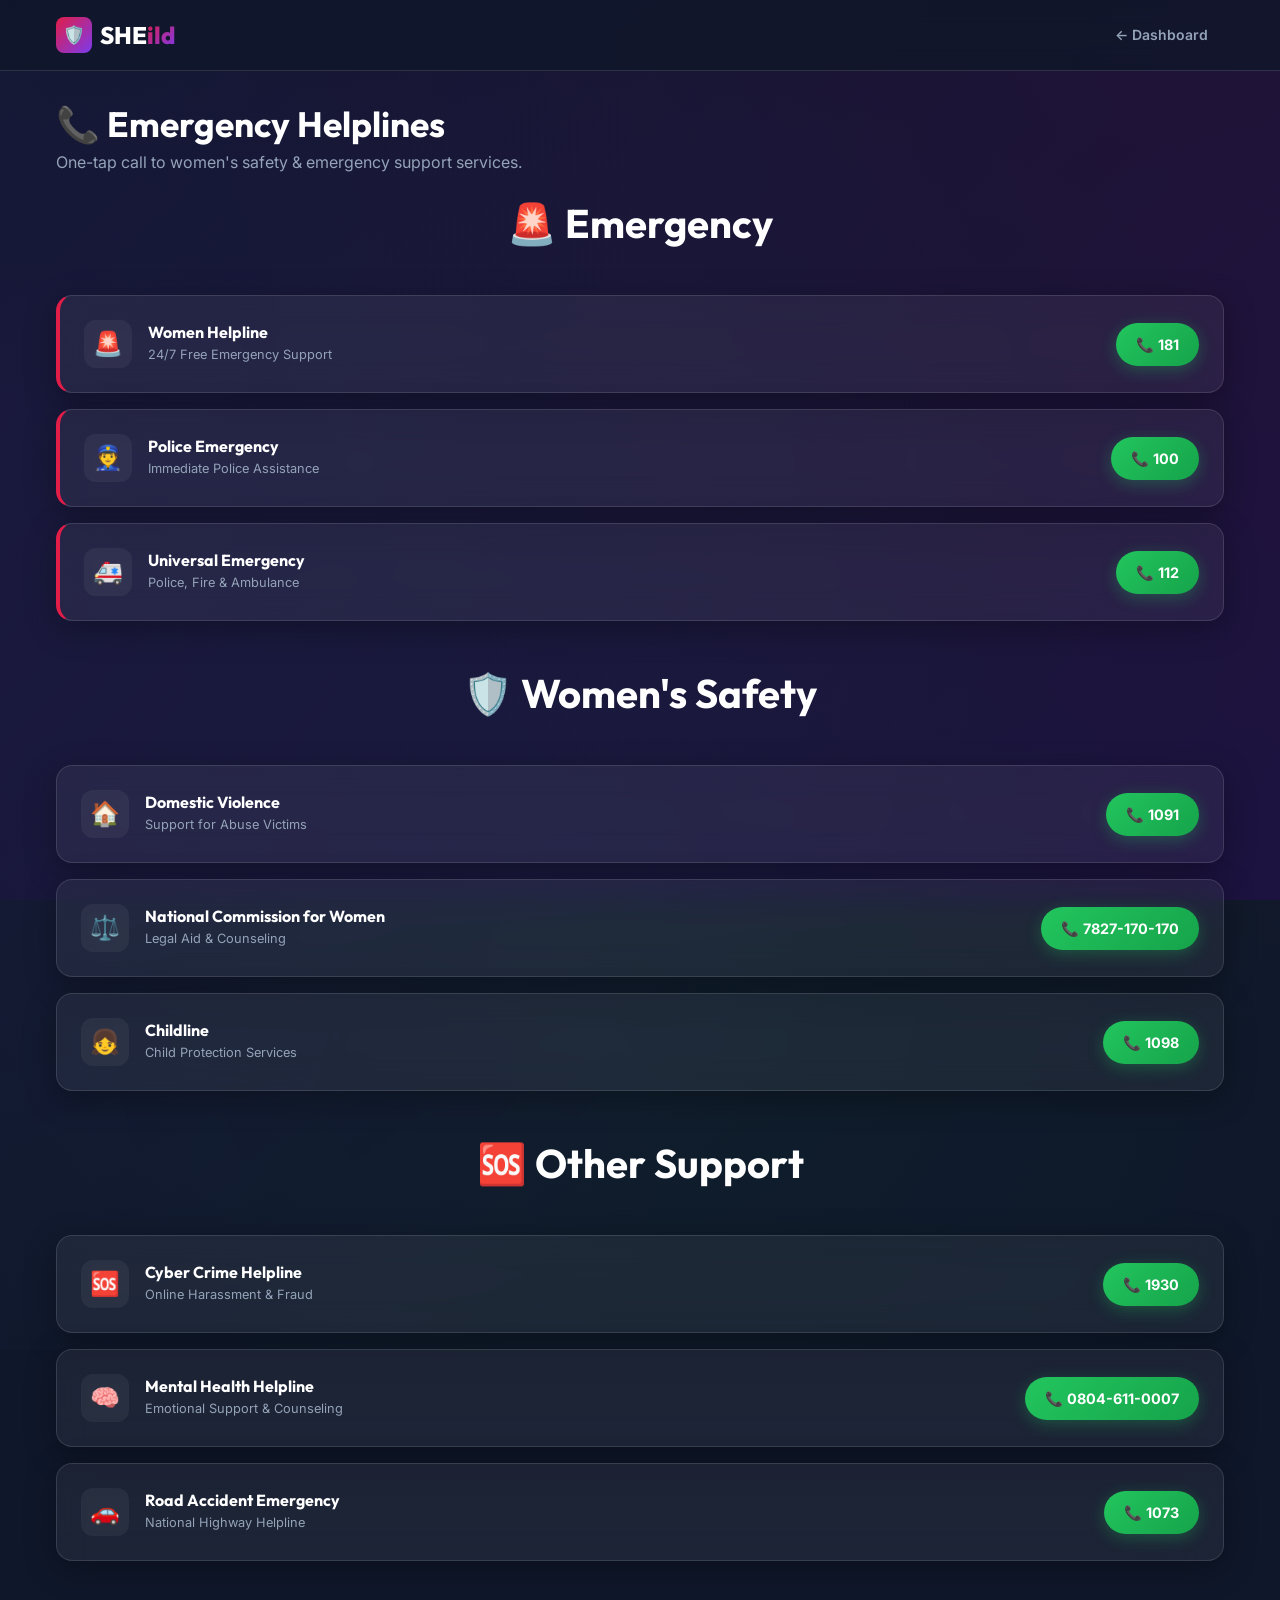
<file: sheild-ai/helplines.html>
<!DOCTYPE html>
<html lang="en">

<head>
    <meta charset="UTF-8">
    <meta name="viewport" content="width=device-width, initial-scale=1.0">
    <meta name="description" content="Emergency Helpline Numbers — SHEild AI Safety Platform.">
    <title>Helplines — SHEild AI</title>
    <link rel="stylesheet" href="css/style.css">
</head>

<body>
    <div class="gradient-bg"></div>

    <!-- Header -->
    <header class="app-header">
        <div class="container header-inner">
            <a href="dashboard.html" class="logo">
                <div class="logo-icon">🛡️</div>
                <span>SHE<span class="text-gradient">ild</span></span>
            </a>
            <div class="header-actions">
                <a href="dashboard.html" class="btn btn-ghost btn-sm">← Dashboard</a>
            </div>
        </div>
    </header>

    <div class="page-shell">
        <div class="container">
            <div class="page-title">
                <h1>📞 Emergency Helplines</h1>
                <p>One-tap call to women's safety & emergency support services.</p>
            </div>

            <!-- Emergency Numbers -->
            <div class="section-title">
                <h2>🚨 Emergency</h2>
            </div>

            <div class="helplines-grid">
                <div class="glass-card helpline-card helpline-emergency">
                    <div class="helpline-info">
                        <div class="helpline-icon">🚨</div>
                        <div>
                            <h3>Women Helpline</h3>
                            <p>24/7 Free Emergency Support</p>
                        </div>
                    </div>
                    <div class="helpline-actions">
                        <a href="tel:181" class="helpline-call-btn">
                            <span>📞</span> 181
                        </a>
                    </div>
                </div>

                <div class="glass-card helpline-card helpline-emergency">
                    <div class="helpline-info">
                        <div class="helpline-icon">👮</div>
                        <div>
                            <h3>Police Emergency</h3>
                            <p>Immediate Police Assistance</p>
                        </div>
                    </div>
                    <div class="helpline-actions">
                        <a href="tel:100" class="helpline-call-btn">
                            <span>📞</span> 100
                        </a>
                    </div>
                </div>

                <div class="glass-card helpline-card helpline-emergency">
                    <div class="helpline-info">
                        <div class="helpline-icon">🚑</div>
                        <div>
                            <h3>Universal Emergency</h3>
                            <p>Police, Fire & Ambulance</p>
                        </div>
                    </div>
                    <div class="helpline-actions">
                        <a href="tel:112" class="helpline-call-btn">
                            <span>📞</span> 112
                        </a>
                    </div>
                </div>
            </div>

            <!-- Women's Safety -->
            <div class="section-title" style="margin-top: var(--space-2xl);">
                <h2>🛡️ Women's Safety</h2>
            </div>

            <div class="helplines-grid">
                <div class="glass-card helpline-card">
                    <div class="helpline-info">
                        <div class="helpline-icon">🏠</div>
                        <div>
                            <h3>Domestic Violence</h3>
                            <p>Support for Abuse Victims</p>
                        </div>
                    </div>
                    <div class="helpline-actions">
                        <a href="tel:1091" class="helpline-call-btn">
                            <span>📞</span> 1091
                        </a>
                    </div>
                </div>

                <div class="glass-card helpline-card">
                    <div class="helpline-info">
                        <div class="helpline-icon">⚖️</div>
                        <div>
                            <h3>National Commission for Women</h3>
                            <p>Legal Aid & Counseling</p>
                        </div>
                    </div>
                    <div class="helpline-actions">
                        <a href="tel:7827170170" class="helpline-call-btn">
                            <span>📞</span> 7827-170-170
                        </a>
                    </div>
                </div>

                <div class="glass-card helpline-card">
                    <div class="helpline-info">
                        <div class="helpline-icon">👧</div>
                        <div>
                            <h3>Childline</h3>
                            <p>Child Protection Services</p>
                        </div>
                    </div>
                    <div class="helpline-actions">
                        <a href="tel:1098" class="helpline-call-btn">
                            <span>📞</span> 1098
                        </a>
                    </div>
                </div>
            </div>

            <!-- Other Support -->
            <div class="section-title" style="margin-top: var(--space-2xl);">
                <h2>🆘 Other Support</h2>
            </div>

            <div class="helplines-grid">
                <div class="glass-card helpline-card">
                    <div class="helpline-info">
                        <div class="helpline-icon">🆘</div>
                        <div>
                            <h3>Cyber Crime Helpline</h3>
                            <p>Online Harassment & Fraud</p>
                        </div>
                    </div>
                    <div class="helpline-actions">
                        <a href="tel:1930" class="helpline-call-btn">
                            <span>📞</span> 1930
                        </a>
                    </div>
                </div>

                <div class="glass-card helpline-card">
                    <div class="helpline-info">
                        <div class="helpline-icon">🧠</div>
                        <div>
                            <h3>Mental Health Helpline</h3>
                            <p>Emotional Support & Counseling</p>
                        </div>
                    </div>
                    <div class="helpline-actions">
                        <a href="tel:08046110007" class="helpline-call-btn">
                            <span>📞</span> 0804-611-0007
                        </a>
                    </div>
                </div>

                <div class="glass-card helpline-card">
                    <div class="helpline-info">
                        <div class="helpline-icon">🚗</div>
                        <div>
                            <h3>Road Accident Emergency</h3>
                            <p>National Highway Helpline</p>
                        </div>
                    </div>
                    <div class="helpline-actions">
                        <a href="tel:1073" class="helpline-call-btn">
                            <span>📞</span> 1073
                        </a>
                    </div>
                </div>
            </div>

            <div style="padding-bottom: var(--space-2xl);"></div>
        </div>
    </div>

    <!-- Toast -->
    <div class="toast" id="toast"></div>

    <script src="js/script.js"></script>
</body>

</html>
</file>
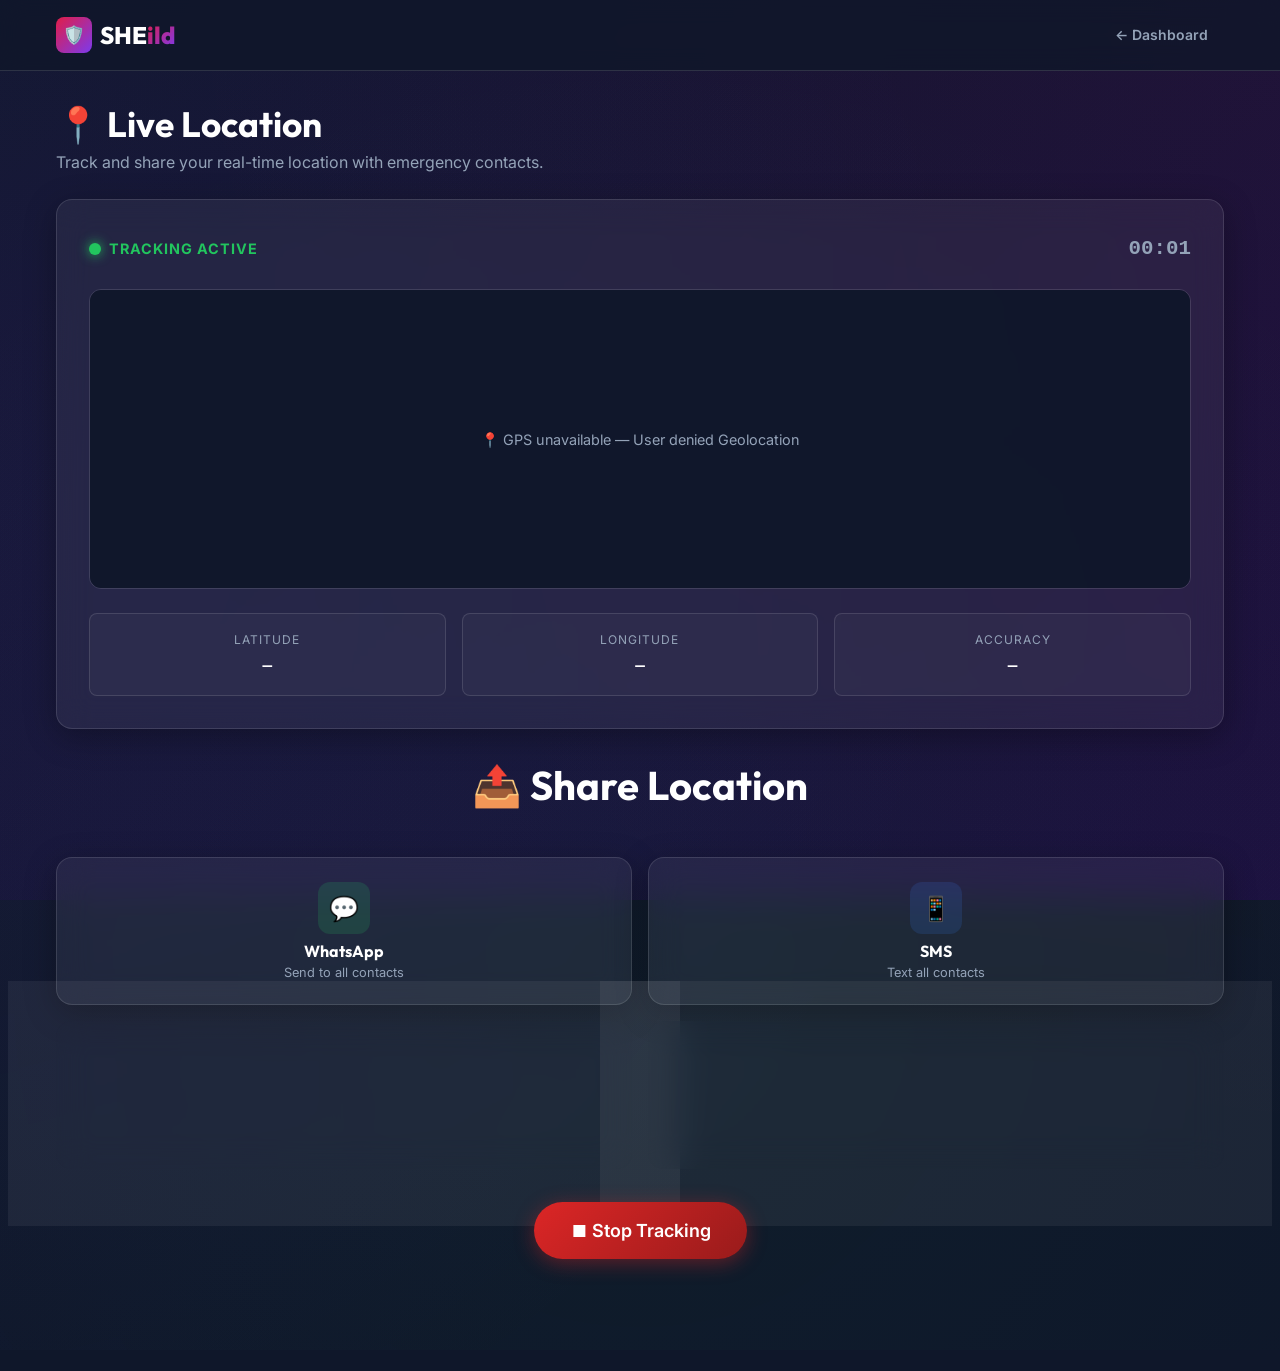
<file: sheild-ai/livelocation.html>
<!DOCTYPE html>
<html lang="en">

<head>
    <meta charset="UTF-8">
    <meta name="viewport" content="width=device-width, initial-scale=1.0">
    <meta name="description" content="Live Location Tracking — SHEild AI Safety Platform.">
    <title>Live Location — SHEild AI</title>
    <link rel="stylesheet" href="css/style.css">
</head>

<body>
    <div class="gradient-bg"></div>

    <!-- Header -->
    <header class="app-header">
        <div class="container header-inner">
            <a href="dashboard.html" class="logo">
                <div class="logo-icon">🛡️</div>
                <span>SHE<span class="text-gradient">ild</span></span>
            </a>
            <div class="header-actions">
                <a href="dashboard.html" class="btn btn-ghost btn-sm">← Dashboard</a>
            </div>
        </div>
    </header>

    <div class="page-shell">
        <div class="container">
            <div class="page-title">
                <h1>📍 Live Location</h1>
                <p>Track and share your real-time location with emergency contacts.</p>
            </div>

            <!-- Live Tracking Status -->
            <div class="glass-card-static live-tracking-card" id="tracking-card">
                <div class="tracking-header">
                    <div class="tracking-status" id="tracking-status">
                        <span class="tracking-dot"></span>
                        <span id="tracking-label">TRACKING ACTIVE</span>
                    </div>
                    <div class="tracking-timer" id="tracking-timer">00:00</div>
                </div>

                <!-- Map Container -->
                <div class="map-container" id="map-container">
                    <iframe id="map-frame" class="map-frame" loading="lazy" allowfullscreen referrerpolicy="no-referrer-when-downgrade"
                        src="about:blank"></iframe>
                    <div class="map-overlay" id="map-overlay">
                        <div class="map-loading">
                            <div class="spinner"></div>
                            <span>Acquiring GPS signal...</span>
                        </div>
                    </div>
                </div>

                <!-- Coordinates Display -->
                <div class="coords-display" id="coords-display">
                    <div class="coord-item">
                        <span class="coord-label">Latitude</span>
                        <span class="coord-value" id="live-lat">—</span>
                    </div>
                    <div class="coord-item">
                        <span class="coord-label">Longitude</span>
                        <span class="coord-value" id="live-lng">—</span>
                    </div>
                    <div class="coord-item">
                        <span class="coord-label">Accuracy</span>
                        <span class="coord-value" id="live-accuracy">—</span>
                    </div>
                </div>
            </div>

            <!-- Share Actions -->
            <div class="section-title" style="margin-top: var(--space-xl);">
                <h2>📤 Share Location</h2>
            </div>

            <div class="share-actions-grid">
                <button class="glass-card share-action-card" onclick="shareLiveToWhatsApp()">
                    <div class="share-icon" style="background: rgba(37,211,102,0.15); color: #25D366;">💬</div>
                    <h3>WhatsApp</h3>
                    <p>Send to all contacts</p>
                </button>

                <button class="glass-card share-action-card" onclick="shareLiveToSMS()">
                    <div class="share-icon" style="background: rgba(59,130,246,0.15); color: #3B82F6;">📱</div>
                    <h3>SMS</h3>
                    <p>Text all contacts</p>
                </button>

                <button class="glass-card share-action-card" onclick="copyLocationToClipboard()">
                    <div class="share-icon" style="background: rgba(245,158,11,0.15); color: #F59E0B;">📋</div>
                    <h3>Copy Link</h3>
                    <p>Copy to clipboard</p>
                </button>

                <button class="glass-card share-action-card" onclick="shareLocationNative()">
                    <div class="share-icon" style="background: rgba(124,58,237,0.15); color: #7C3AED;">📤</div>
                    <h3>Share</h3>
                    <p>Other apps</p>
                </button>
            </div>

            <!-- Controls -->
            <div style="text-align: center; margin-top: var(--space-xl); padding-bottom: var(--space-2xl);">
                <button class="btn btn-danger btn-lg" id="tracking-toggle-btn" onclick="toggleLiveTracking()">
                    ⏹ Stop Tracking
                </button>
            </div>
        </div>
    </div>

    <!-- Toast -->
    <div class="toast" id="toast"></div>

    <script src="js/script.js"></script>
</body>

</html>
</file>
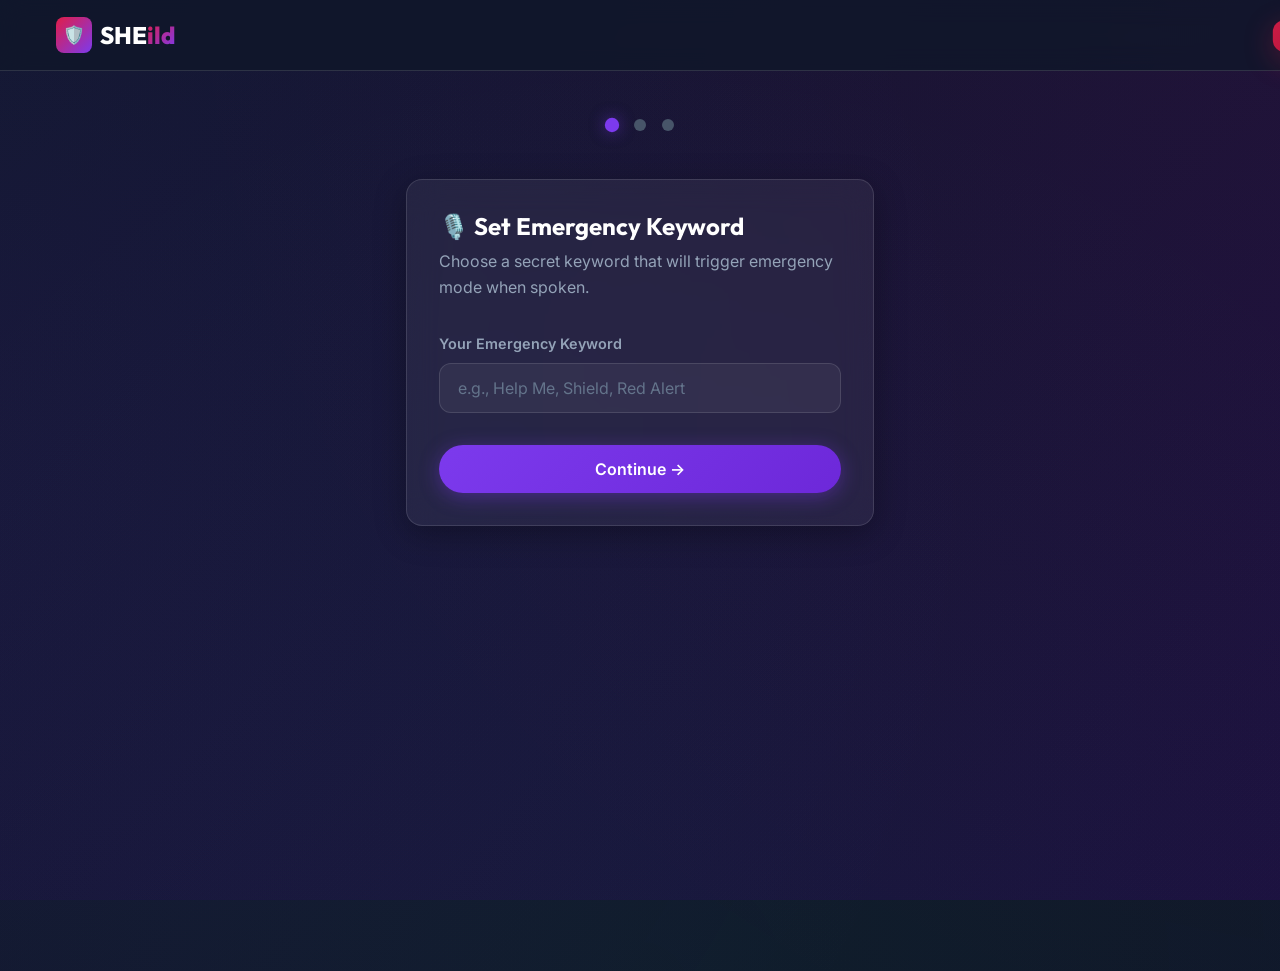
<file: sheild-ai/onboarding.html>
<!DOCTYPE html>
<html lang="en">

<head>
    <meta charset="UTF-8">
    <meta name="viewport" content="width=device-width, initial-scale=1.0">
    <meta name="description"
        content="Set up your SHEild AI safety profile — emergency keyword, security PIN, and voice activation.">
    <title>Setup — SHEild AI</title>
    <link rel="stylesheet" href="css/style.css">
</head>

<body>
    <div class="gradient-bg"></div>

    <!-- Header -->
    <header class="app-header">
        <div class="container header-inner">
            <a href="index.html" class="logo">
                <div class="logo-icon">🛡️</div>
                <span>SHE<span class="text-gradient">ild</span></span>
            </a>
        </div>
    </header>

    <!-- Onboarding -->
    <div class="page-shell">
        <div class="onboarding-container">
            <!-- Step Indicators -->
            <div class="step-indicators">
                <div class="step-dot active" data-step="1"></div>
                <div class="step-dot" data-step="2"></div>
                <div class="step-dot" data-step="3"></div>
            </div>

            <!-- Step 1: Emergency Keyword -->
            <div class="step-panel active" id="step-1">
                <div class="glass-card-static" style="padding: var(--space-xl);">
                    <h2>🎙️ Set Emergency Keyword</h2>
                    <p>Choose a secret keyword that will trigger emergency mode when spoken.</p>

                    <div class="form-group">
                        <label class="form-label" for="keyword-input">Your Emergency Keyword</label>
                        <input type="text" id="keyword-input" class="form-input"
                            placeholder="e.g., Help Me, Shield, Red Alert" maxlength="30">
                    </div>

                    <div class="step-buttons">
                        <button class="btn btn-secondary btn-block" onclick="goToStep(2)">
                            Continue →
                        </button>
                    </div>
                </div>
            </div>

            <!-- Step 2: Security PIN -->
            <div class="step-panel" id="step-2">
                <div class="glass-card-static" style="padding: var(--space-xl);">
                    <h2>🔐 Set Security PIN</h2>
                    <p>Create a 4-digit PIN to stop emergency mode and access your vault.</p>

                    <div class="form-group">
                        <label class="form-label" for="pin-input">4-Digit PIN</label>
                        <input type="password" id="pin-input" class="form-input" placeholder="Enter 4-digit PIN"
                            maxlength="4" inputmode="numeric" pattern="[0-9]*">
                    </div>

                    <div class="form-group">
                        <label class="form-label" for="pin-confirm">Confirm PIN</label>
                        <input type="password" id="pin-confirm" class="form-input" placeholder="Confirm your PIN"
                            maxlength="4" inputmode="numeric" pattern="[0-9]*">
                    </div>

                    <div class="step-buttons">
                        <button class="btn btn-outline" onclick="goToStep(1)">← Back</button>
                        <button class="btn btn-secondary" style="flex:1" onclick="goToStep(3)">Continue →</button>
                    </div>
                </div>
            </div>

            <!-- Step 3: Voice Activation Toggle -->
            <div class="step-panel" id="step-3">
                <div class="glass-card-static" style="padding: var(--space-xl);">
                    <h2>🔊 Voice Activation</h2>
                    <p>Enable voice activation to trigger emergency mode hands-free using your keyword.</p>

                    <div class="setting-item" style="padding: var(--space-lg) 0;">
                        <div class="setting-info">
                            <h4>Enable Voice Activation</h4>
                            <p>Simulates listening for your keyword</p>
                        </div>
                        <label class="toggle-switch">
                            <input type="checkbox" id="voice-toggle">
                            <span class="toggle-slider"></span>
                        </label>
                    </div>

                    <div class="step-buttons">
                        <button class="btn btn-outline" onclick="goToStep(2)">← Back</button>
                        <button class="btn btn-success" style="flex:1" onclick="completeOnboarding()">
                            ✓ Complete Setup
                        </button>
                    </div>
                </div>
            </div>
        </div>
    </div>

    <!-- Toast -->
    <div class="toast toast-error" id="toast"></div>

    <script src="js/script.js"></script>
</body>

</html>
</file>
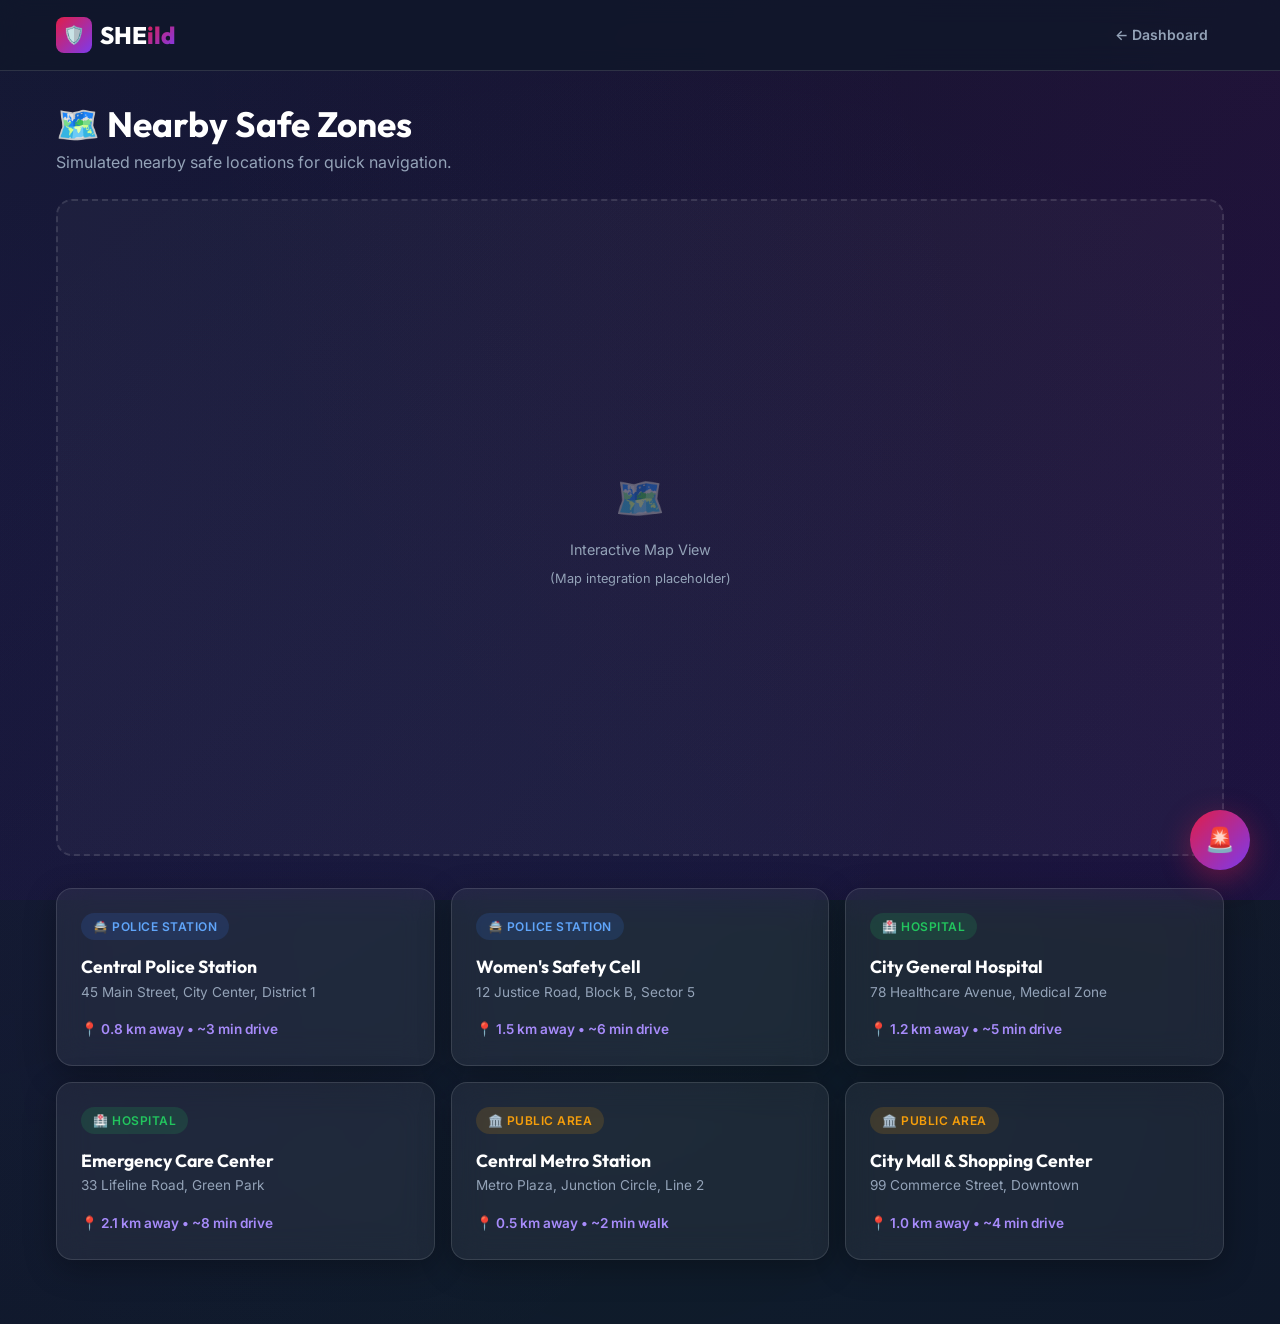
<file: sheild-ai/safezones.html>
<!DOCTYPE html>
<html lang="en">

<head>
    <meta charset="UTF-8">
    <meta name="viewport" content="width=device-width, initial-scale=1.0">
    <meta name="description" content="Find nearby safe zones — police stations, hospitals, and public areas.">
    <title>Safe Zones — SHEild AI</title>
    <link rel="stylesheet" href="css/style.css">
</head>

<body>
    <div class="gradient-bg"></div>

    <!-- Header -->
    <header class="app-header">
        <div class="container header-inner">
            <a href="dashboard.html" class="logo">
                <div class="logo-icon">🛡️</div>
                <span>SHE<span class="text-gradient">ild</span></span>
            </a>
            <div class="header-actions">
                <a href="dashboard.html" class="btn btn-ghost btn-sm">← Dashboard</a>
            </div>
        </div>
    </header>

    <div class="page-shell">
        <div class="container">
            <div class="page-title">
                <h1>🗺️ Nearby Safe Zones</h1>
                <p>Simulated nearby safe locations for quick navigation.</p>
            </div>

            <!-- Map Placeholder -->
            <div class="map-placeholder reveal">
                <span class="map-icon">🗺️</span>
                <span>Interactive Map View</span>
                <span style="font-size:0.8rem;">(Map integration placeholder)</span>
            </div>

            <!-- Safe Zones Grid -->
            <div class="safezone-grid stagger-children">
                <!-- Police Stations -->
                <div class="glass-card safezone-card animate-fadeInUp">
                    <span class="sz-type sz-police">🚔 Police Station</span>
                    <h3>Central Police Station</h3>
                    <p class="sz-address">45 Main Street, City Center, District 1</p>
                    <p class="sz-distance">📍 0.8 km away • ~3 min drive</p>
                </div>

                <div class="glass-card safezone-card animate-fadeInUp">
                    <span class="sz-type sz-police">🚔 Police Station</span>
                    <h3>Women's Safety Cell</h3>
                    <p class="sz-address">12 Justice Road, Block B, Sector 5</p>
                    <p class="sz-distance">📍 1.5 km away • ~6 min drive</p>
                </div>

                <!-- Hospitals -->
                <div class="glass-card safezone-card animate-fadeInUp">
                    <span class="sz-type sz-hospital">🏥 Hospital</span>
                    <h3>City General Hospital</h3>
                    <p class="sz-address">78 Healthcare Avenue, Medical Zone</p>
                    <p class="sz-distance">📍 1.2 km away • ~5 min drive</p>
                </div>

                <div class="glass-card safezone-card animate-fadeInUp">
                    <span class="sz-type sz-hospital">🏥 Hospital</span>
                    <h3>Emergency Care Center</h3>
                    <p class="sz-address">33 Lifeline Road, Green Park</p>
                    <p class="sz-distance">📍 2.1 km away • ~8 min drive</p>
                </div>

                <!-- Public Areas -->
                <div class="glass-card safezone-card animate-fadeInUp">
                    <span class="sz-type sz-public">🏛️ Public Area</span>
                    <h3>Central Metro Station</h3>
                    <p class="sz-address">Metro Plaza, Junction Circle, Line 2</p>
                    <p class="sz-distance">📍 0.5 km away • ~2 min walk</p>
                </div>

                <div class="glass-card safezone-card animate-fadeInUp">
                    <span class="sz-type sz-public">🏛️ Public Area</span>
                    <h3>City Mall & Shopping Center</h3>
                    <p class="sz-address">99 Commerce Street, Downtown</p>
                    <p class="sz-distance">📍 1.0 km away • ~4 min drive</p>
                </div>
            </div>
        </div>
    </div>

    <!-- FAB -->
    <a href="javascript:void(0)" class="fab" onclick="activateSOS()" title="SOS">🚨</a>

    <script src="js/script.js"></script>
</body>

</html>
</file>
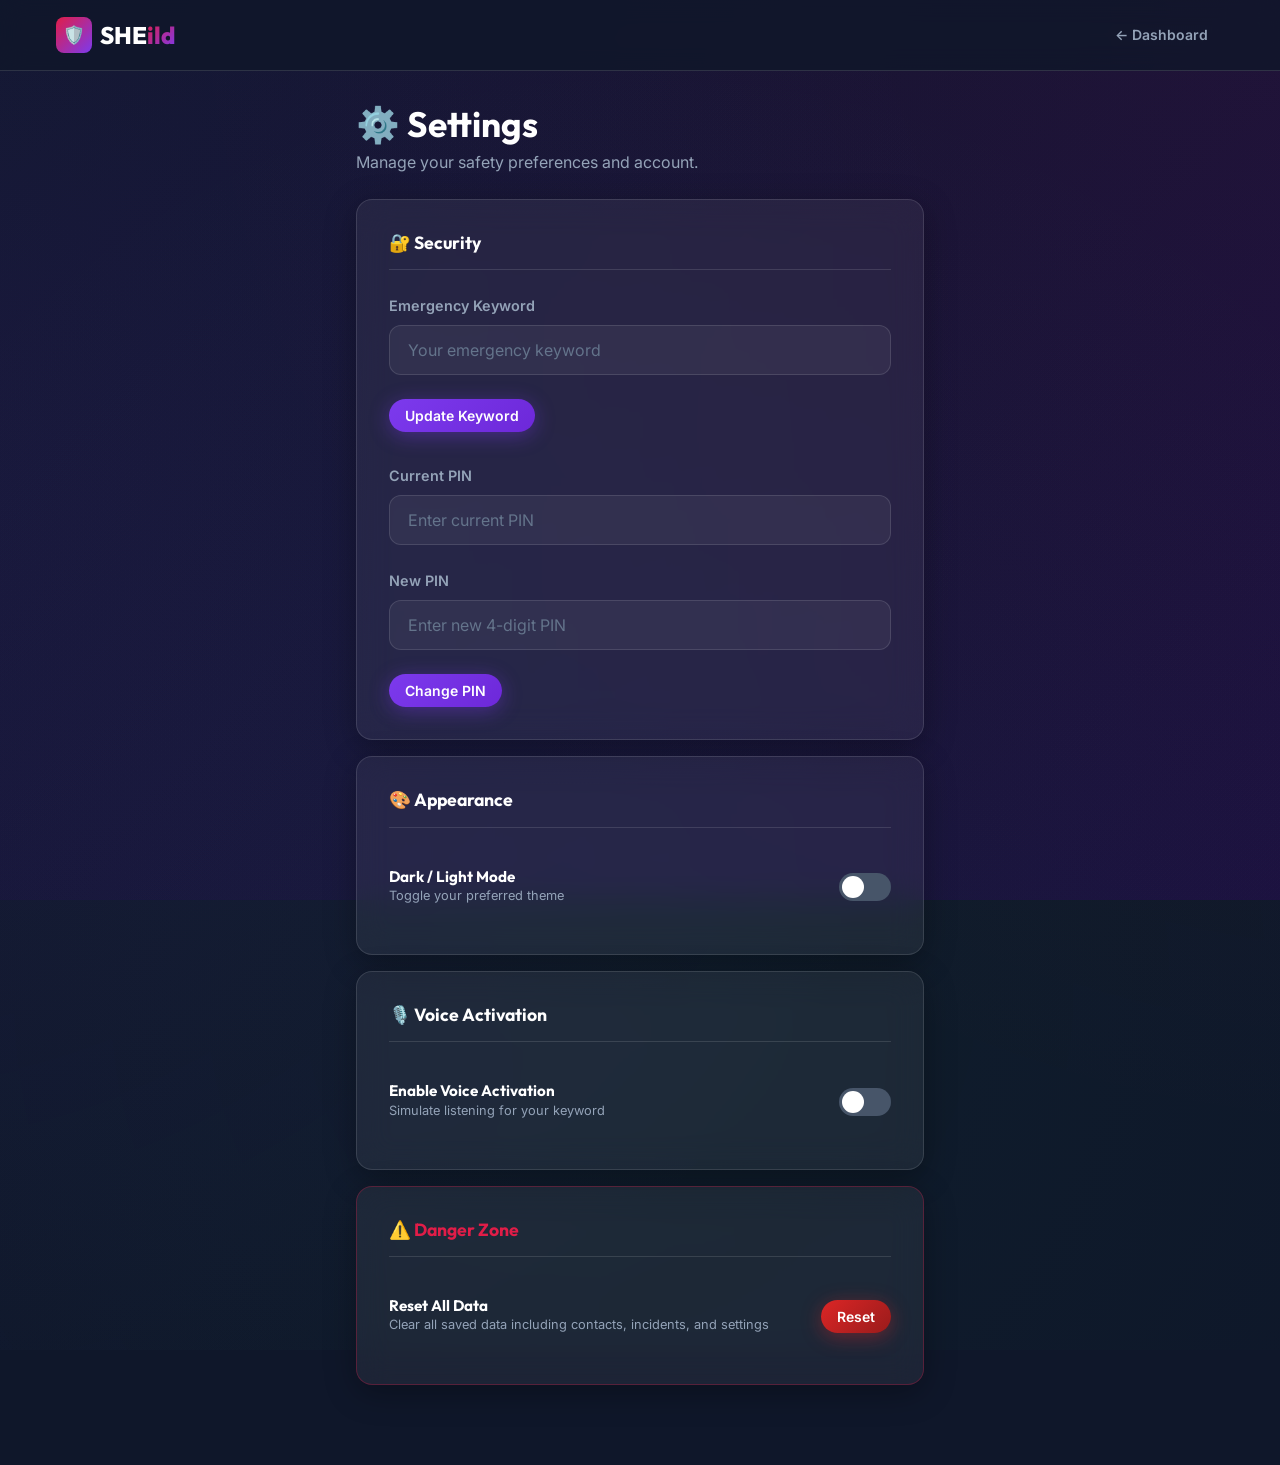
<file: sheild-ai/settings.html>
<!DOCTYPE html>
<html lang="en">

<head>
    <meta charset="UTF-8">
    <meta name="viewport" content="width=device-width, initial-scale=1.0">
    <meta name="description" content="SHEild AI Settings — Customize your safety preferences, keyword, PIN, and theme.">
    <title>Settings — SHEild AI</title>
    <link rel="stylesheet" href="css/style.css">
</head>

<body>
    <div class="gradient-bg"></div>

    <!-- Header -->
    <header class="app-header">
        <div class="container header-inner">
            <a href="dashboard.html" class="logo">
                <div class="logo-icon">🛡️</div>
                <span>SHE<span class="text-gradient">ild</span></span>
            </a>
            <div class="header-actions">
                <a href="dashboard.html" class="btn btn-ghost btn-sm">← Dashboard</a>
            </div>
        </div>
    </header>

    <div class="page-shell">
        <div class="container" style="max-width: 600px;">
            <div class="page-title">
                <h1>⚙️ Settings</h1>
                <p>Manage your safety preferences and account.</p>
            </div>

            <!-- Security Settings -->
            <div class="glass-card-static settings-group">
                <h3>🔐 Security</h3>

                <div class="form-group">
                    <label class="form-label" for="settings-keyword">Emergency Keyword</label>
                    <input type="text" id="settings-keyword" class="form-input" placeholder="Your emergency keyword"
                        maxlength="30">
                </div>

                <button class="btn btn-secondary btn-sm" onclick="updateKeyword()">Update Keyword</button>

                <div class="form-group" style="margin-top: var(--space-xl);">
                    <label class="form-label" for="settings-current-pin">Current PIN</label>
                    <input type="password" id="settings-current-pin" class="form-input" placeholder="Enter current PIN"
                        maxlength="4" inputmode="numeric">
                </div>

                <div class="form-group">
                    <label class="form-label" for="settings-new-pin">New PIN</label>
                    <input type="password" id="settings-new-pin" class="form-input" placeholder="Enter new 4-digit PIN"
                        maxlength="4" inputmode="numeric">
                </div>

                <button class="btn btn-secondary btn-sm" onclick="updatePIN()">Change PIN</button>
            </div>

            <!-- Appearance Settings -->
            <div class="glass-card-static settings-group">
                <h3>🎨 Appearance</h3>

                <div class="setting-item">
                    <div class="setting-info">
                        <h4>Dark / Light Mode</h4>
                        <p>Toggle your preferred theme</p>
                    </div>
                    <label class="toggle-switch">
                        <input type="checkbox" id="theme-toggle" onchange="toggleTheme()">
                        <span class="toggle-slider"></span>
                    </label>
                </div>
            </div>

            <!-- Voice Settings -->
            <div class="glass-card-static settings-group">
                <h3>🎙️ Voice Activation</h3>

                <div class="setting-item">
                    <div class="setting-info">
                        <h4>Enable Voice Activation</h4>
                        <p>Simulate listening for your keyword</p>
                    </div>
                    <label class="toggle-switch">
                        <input type="checkbox" id="settings-voice-toggle" onchange="updateVoiceSetting()">
                        <span class="toggle-slider"></span>
                    </label>
                </div>
            </div>

            <!-- Danger Zone -->
            <div class="glass-card-static settings-group" style="border-color: rgba(225,29,72,0.3);">
                <h3 style="color: var(--accent);">⚠️ Danger Zone</h3>

                <div class="setting-item">
                    <div class="setting-info">
                        <h4>Reset All Data</h4>
                        <p>Clear all saved data including contacts, incidents, and settings</p>
                    </div>
                    <button class="btn btn-danger btn-sm" onclick="resetAllData()">Reset</button>
                </div>
            </div>
        </div>
    </div>

    <!-- Toast -->
    <div class="toast" id="toast"></div>

    <script src="js/script.js"></script>
</body>

</html>
</file>
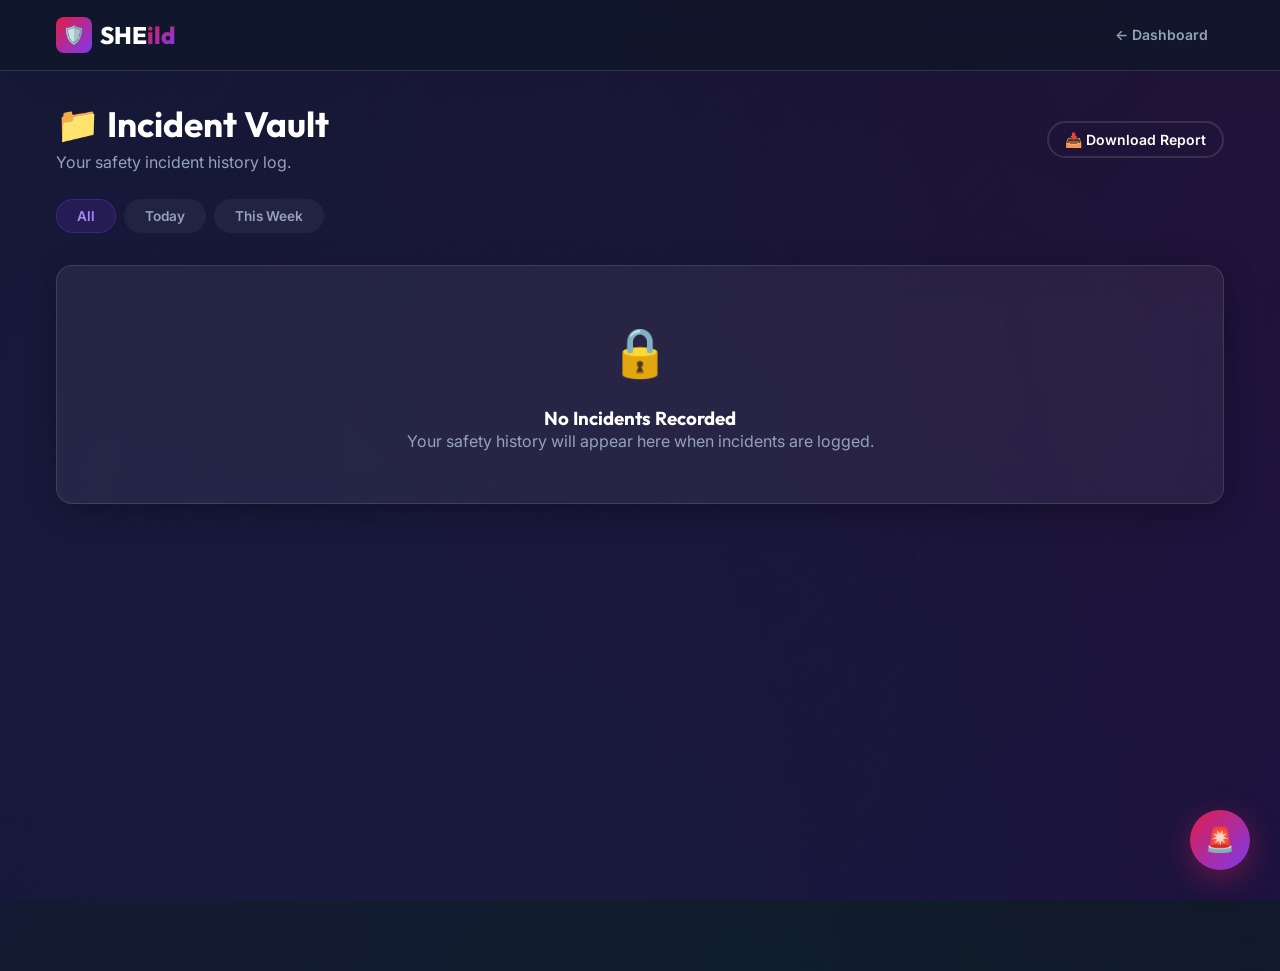
<file: sheild-ai/vault.html>
<!DOCTYPE html>
<html lang="en">

<head>
    <meta charset="UTF-8">
    <meta name="viewport" content="width=device-width, initial-scale=1.0">
    <meta name="description" content="Incident history vault — view and manage your safety records.">
    <title>Incident Vault — SHEild AI</title>
    <link rel="stylesheet" href="css/style.css">
</head>

<body>
    <div class="gradient-bg"></div>

    <!-- Header -->
    <header class="app-header">
        <div class="container header-inner">
            <a href="dashboard.html" class="logo">
                <div class="logo-icon">🛡️</div>
                <span>SHE<span class="text-gradient">ild</span></span>
            </a>
            <div class="header-actions">
                <a href="dashboard.html" class="btn btn-ghost btn-sm">← Dashboard</a>
            </div>
        </div>
    </header>

    <div class="page-shell">
        <div class="container">
            <div class="page-title"
                style="display:flex; align-items:center; justify-content:space-between; flex-wrap:wrap; gap: var(--space-md);">
                <div>
                    <h1>📁 Incident Vault</h1>
                    <p>Your safety incident history log.</p>
                </div>
                <button class="btn btn-outline btn-sm" onclick="downloadReport()">
                    📥 Download Report
                </button>
            </div>

            <!-- Filters -->
            <div class="vault-filters">
                <button class="filter-btn active" onclick="filterIncidents('all', this)">All</button>
                <button class="filter-btn" onclick="filterIncidents('today', this)">Today</button>
                <button class="filter-btn" onclick="filterIncidents('week', this)">This Week</button>
            </div>

            <!-- Incidents List -->
            <div id="incidents-list"></div>

            <!-- Empty State -->
            <div class="glass-card-static text-center" style="padding: var(--space-2xl); display:none;"
                id="vault-empty">
                <div style="font-size: 3rem; margin-bottom: var(--space-md);">🔒</div>
                <h3>No Incidents Recorded</h3>
                <p style="color: var(--text-secondary);">Your safety history will appear here when incidents are logged.
                </p>
            </div>
        </div>
    </div>

    <!-- Toast -->
    <div class="toast" id="toast"></div>

    <!-- FAB -->
    <a href="javascript:void(0)" class="fab" onclick="activateSOS()" title="SOS">🚨</a>

    <script src="js/script.js"></script>
</body>

</html>
</file>
<file: sheild-ai/css/style.css>
/* ============================================
   SHEild AI — Design System & Global Styles
   ============================================ */

/* --- Google Fonts --- */
@import url('https://fonts.googleapis.com/css2?family=Inter:wght@300;400;500;600;700;800;900&family=Outfit:wght@400;500;600;700;800;900&display=swap');

/* ============================================
   CSS Variables / Design Tokens
   ============================================ */
:root {
  /* Primary Colors */
  --primary: #0F172A;
  --primary-light: #1E293B;
  --primary-lighter: #334155;

  /* Accent */
  --accent: #E11D48;
  --accent-light: #FB7185;
  --accent-dark: #BE123C;

  /* Secondary Accent */
  --secondary: #7C3AED;
  --secondary-light: #A78BFA;
  --secondary-dark: #6D28D9;

  /* Status */
  --success: #22C55E;
  --success-light: #4ADE80;
  --warning: #F59E0B;

  /* Neutrals */
  --white: #FFFFFF;
  --gray-50: #F8FAFC;
  --gray-100: #F1F5F9;
  --gray-200: #E2E8F0;
  --gray-300: #CBD5E1;
  --gray-400: #94A3B8;
  --gray-500: #64748B;
  --gray-600: #475569;
  --gray-700: #334155;
  --gray-800: #1E293B;
  --gray-900: #0F172A;

  /* Glass */
  --glass-bg: rgba(255, 255, 255, 0.06);
  --glass-border: rgba(255, 255, 255, 0.12);
  --glass-shadow: 0 8px 32px rgba(0, 0, 0, 0.3);
  --glass-blur: blur(16px);

  /* Typography */
  --font-display: 'Outfit', sans-serif;
  --font-body: 'Inter', sans-serif;

  /* Spacing */
  --space-xs: 4px;
  --space-sm: 8px;
  --space-md: 16px;
  --space-lg: 24px;
  --space-xl: 32px;
  --space-2xl: 48px;
  --space-3xl: 64px;

  /* Border Radius */
  --radius-sm: 8px;
  --radius-md: 12px;
  --radius-lg: 16px;
  --radius-xl: 24px;
  --radius-full: 9999px;

  /* Transitions */
  --transition-fast: 0.15s ease;
  --transition-base: 0.3s ease;
  --transition-slow: 0.5s ease;

  /* Page backgrounds */
  --page-bg: var(--primary);
  --text-primary: var(--white);
  --text-secondary: var(--gray-400);
  --card-bg: var(--glass-bg);
}

/* Light Mode Overrides */
.light-mode {
  --page-bg: #F0F4F8;
  --primary: #F8FAFC;
  --primary-light: #FFFFFF;
  --primary-lighter: #E2E8F0;
  --text-primary: #0F172A;
  --text-secondary: #475569;
  --glass-bg: rgba(255, 255, 255, 0.7);
  --glass-border: rgba(0, 0, 0, 0.08);
  --glass-shadow: 0 8px 32px rgba(0, 0, 0, 0.08);
  --card-bg: rgba(255, 255, 255, 0.8);
}

/* ============================================
   Reset & Base
   ============================================ */
*,
*::before,
*::after {
  margin: 0;
  padding: 0;
  box-sizing: border-box;
}

html {
  scroll-behavior: smooth;
  font-size: 16px;
}

body {
  font-family: var(--font-body);
  background: var(--page-bg);
  color: var(--text-primary);
  line-height: 1.6;
  min-height: 100vh;
  overflow-x: hidden;
  transition: background var(--transition-base), color var(--transition-base);
}

a {
  text-decoration: none;
  color: inherit;
}

ul,
ol {
  list-style: none;
}

img {
  max-width: 100%;
  display: block;
}

button {
  cursor: pointer;
  border: none;
  outline: none;
  font-family: var(--font-body);
}

input,
select {
  font-family: var(--font-body);
  outline: none;
}

h1,
h2,
h3,
h4,
h5,
h6 {
  font-family: var(--font-display);
  font-weight: 700;
  line-height: 1.2;
}

/* ============================================
   Utility Classes
   ============================================ */
.container {
  width: 100%;
  max-width: 1200px;
  margin: 0 auto;
  padding: 0 var(--space-md);
}

.text-gradient {
  background: linear-gradient(135deg, var(--accent), var(--secondary));
  -webkit-background-clip: text;
  -webkit-text-fill-color: transparent;
  background-clip: text;
}

.text-center {
  text-align: center;
}

/* ============================================
   Animated Gradient Background
   ============================================ */
.gradient-bg {
  position: fixed;
  top: 0;
  left: 0;
  width: 100%;
  height: 100%;
  z-index: -1;
  background: linear-gradient(135deg, #0F172A 0%, #1a1040 25%, #0F172A 50%, #121a35 75%, #0F172A 100%);
  background-size: 400% 400%;
  animation: gradientShift 15s ease infinite;
}

.gradient-bg::before {
  content: '';
  position: absolute;
  top: -50%;
  left: -50%;
  width: 200%;
  height: 200%;
  background: radial-gradient(circle at 20% 50%, rgba(124, 58, 237, 0.08) 0%, transparent 50%),
    radial-gradient(circle at 80% 20%, rgba(225, 29, 72, 0.06) 0%, transparent 50%),
    radial-gradient(circle at 50% 80%, rgba(34, 197, 94, 0.04) 0%, transparent 50%);
  animation: gradientOrbs 20s ease infinite;
}

@keyframes gradientShift {

  0%,
  100% {
    background-position: 0% 50%;
  }

  50% {
    background-position: 100% 50%;
  }
}

@keyframes gradientOrbs {

  0%,
  100% {
    transform: translate(0, 0) rotate(0deg);
  }

  33% {
    transform: translate(30px, -30px) rotate(120deg);
  }

  66% {
    transform: translate(-20px, 20px) rotate(240deg);
  }
}

/* --- Emergency red gradient bg --- */
.emergency-gradient-bg {
  position: fixed;
  top: 0;
  left: 0;
  width: 100%;
  height: 100%;
  z-index: -1;
  background: linear-gradient(135deg, #450a0a, #7f1d1d, #991b1b, #b91c1c, #450a0a);
  background-size: 400% 400%;
  animation: emergencyPulse 4s ease infinite;
}

@keyframes emergencyPulse {

  0%,
  100% {
    background-position: 0% 50%;
  }

  50% {
    background-position: 100% 50%;
  }
}

/* ============================================
   Glass Card
   ============================================ */
.glass-card {
  background: var(--glass-bg);
  backdrop-filter: var(--glass-blur);
  -webkit-backdrop-filter: var(--glass-blur);
  border: 1px solid var(--glass-border);
  border-radius: var(--radius-lg);
  box-shadow: var(--glass-shadow);
  transition: transform var(--transition-base), box-shadow var(--transition-base);
}

.glass-card:hover {
  transform: translateY(-4px);
  box-shadow: 0 12px 40px rgba(0, 0, 0, 0.4);
}

.glass-card-static {
  background: var(--glass-bg);
  backdrop-filter: var(--glass-blur);
  -webkit-backdrop-filter: var(--glass-blur);
  border: 1px solid var(--glass-border);
  border-radius: var(--radius-lg);
  box-shadow: var(--glass-shadow);
}

/* ============================================
   Buttons
   ============================================ */
.btn {
  display: inline-flex;
  align-items: center;
  justify-content: center;
  gap: var(--space-sm);
  padding: 14px 28px;
  border-radius: var(--radius-full);
  font-weight: 600;
  font-size: 1rem;
  transition: all var(--transition-base);
  position: relative;
  overflow: hidden;
}

/* Ripple Effect */
.btn .ripple {
  position: absolute;
  border-radius: 50%;
  background: rgba(255, 255, 255, 0.3);
  transform: scale(0);
  animation: ripple 0.6s linear;
  pointer-events: none;
}

@keyframes ripple {
  to {
    transform: scale(4);
    opacity: 0;
  }
}

.btn-primary {
  background: linear-gradient(135deg, var(--accent), var(--accent-dark));
  color: var(--white);
  box-shadow: 0 4px 20px rgba(225, 29, 72, 0.4);
}

.btn-primary:hover {
  transform: translateY(-2px);
  box-shadow: 0 8px 30px rgba(225, 29, 72, 0.6);
}

.btn-secondary {
  background: linear-gradient(135deg, var(--secondary), var(--secondary-dark));
  color: var(--white);
  box-shadow: 0 4px 20px rgba(124, 58, 237, 0.4);
}

.btn-secondary:hover {
  transform: translateY(-2px);
  box-shadow: 0 8px 30px rgba(124, 58, 237, 0.6);
}

.btn-success {
  background: linear-gradient(135deg, var(--success), #16A34A);
  color: var(--white);
  box-shadow: 0 4px 20px rgba(34, 197, 94, 0.4);
}

.btn-outline {
  background: transparent;
  border: 2px solid var(--glass-border);
  color: var(--text-primary);
}

.btn-outline:hover {
  background: var(--glass-bg);
  border-color: var(--accent);
  color: var(--accent-light);
}

.btn-danger {
  background: linear-gradient(135deg, #DC2626, #991B1B);
  color: var(--white);
  box-shadow: 0 4px 20px rgba(220, 38, 38, 0.4);
}

.btn-ghost {
  background: transparent;
  color: var(--text-secondary);
  padding: 10px 20px;
}

.btn-ghost:hover {
  color: var(--text-primary);
}

.btn-sm {
  padding: 8px 16px;
  font-size: 0.875rem;
}

.btn-lg {
  padding: 18px 36px;
  font-size: 1.125rem;
}

.btn-block {
  width: 100%;
}

/* ============================================
   SOS Button (3D Glow)
   ============================================ */
.sos-btn {
  width: 180px;
  height: 180px;
  border-radius: 50%;
  background: radial-gradient(circle at 35% 35%, #FB7185, var(--accent), var(--accent-dark));
  color: var(--white);
  font-family: var(--font-display);
  font-size: 2.5rem;
  font-weight: 900;
  letter-spacing: 4px;
  border: none;
  cursor: pointer;
  position: relative;
  box-shadow:
    0 0 30px rgba(225, 29, 72, 0.5),
    0 0 60px rgba(225, 29, 72, 0.3),
    0 0 100px rgba(225, 29, 72, 0.15),
    inset 0 -4px 12px rgba(0, 0, 0, 0.3);
  transition: all var(--transition-base);
  animation: sosFloat 3s ease-in-out infinite;
}

.sos-btn::before {
  content: '';
  position: absolute;
  inset: -8px;
  border-radius: 50%;
  background: radial-gradient(circle, rgba(225, 29, 72, 0.3), transparent 70%);
  animation: sosPulseRing 2s ease-in-out infinite;
  z-index: -1;
}

.sos-btn:hover {
  transform: scale(1.08);
  box-shadow:
    0 0 50px rgba(225, 29, 72, 0.7),
    0 0 100px rgba(225, 29, 72, 0.4),
    0 0 150px rgba(225, 29, 72, 0.2),
    inset 0 -4px 12px rgba(0, 0, 0, 0.3);
}

.sos-btn:active {
  transform: scale(0.95);
}

@keyframes sosFloat {

  0%,
  100% {
    transform: translateY(0);
  }

  50% {
    transform: translateY(-8px);
  }
}

@keyframes sosPulseRing {

  0%,
  100% {
    transform: scale(1);
    opacity: 0.5;
  }

  50% {
    transform: scale(1.15);
    opacity: 0;
  }
}

/* ============================================
   Status Badge
   ============================================ */
.status-badge {
  display: inline-flex;
  align-items: center;
  gap: var(--space-sm);
  padding: 10px 24px;
  border-radius: var(--radius-full);
  font-weight: 700;
  font-size: 0.9rem;
  letter-spacing: 1px;
  text-transform: uppercase;
}

.status-safe {
  background: rgba(34, 197, 94, 0.15);
  color: var(--success);
  border: 1px solid rgba(34, 197, 94, 0.3);
  box-shadow: 0 0 20px rgba(34, 197, 94, 0.2);
}

.status-safe .status-dot {
  width: 10px;
  height: 10px;
  border-radius: 50%;
  background: var(--success);
  box-shadow: 0 0 10px var(--success);
  animation: dotPulse 2s ease-in-out infinite;
}

.status-emergency {
  background: rgba(225, 29, 72, 0.15);
  color: var(--accent);
  border: 1px solid rgba(225, 29, 72, 0.3);
  box-shadow: 0 0 20px rgba(225, 29, 72, 0.3);
  animation: emergencyBadgePulse 1s ease-in-out infinite;
}

.status-emergency .status-dot {
  width: 10px;
  height: 10px;
  border-radius: 50%;
  background: var(--accent);
  box-shadow: 0 0 10px var(--accent);
  animation: dotPulse 0.5s ease-in-out infinite;
}

@keyframes dotPulse {

  0%,
  100% {
    opacity: 1;
    transform: scale(1);
  }

  50% {
    opacity: 0.4;
    transform: scale(0.7);
  }
}

@keyframes emergencyBadgePulse {

  0%,
  100% {
    box-shadow: 0 0 20px rgba(225, 29, 72, 0.3);
  }

  50% {
    box-shadow: 0 0 40px rgba(225, 29, 72, 0.6);
  }
}

/* ============================================
   Form Elements
   ============================================ */
.form-group {
  margin-bottom: var(--space-lg);
}

.form-label {
  display: block;
  margin-bottom: var(--space-sm);
  font-weight: 600;
  font-size: 0.9rem;
  color: var(--text-secondary);
}

.form-input {
  width: 100%;
  padding: 14px 18px;
  background: rgba(255, 255, 255, 0.05);
  border: 1px solid var(--glass-border);
  border-radius: var(--radius-md);
  color: var(--text-primary);
  font-size: 1rem;
  transition: all var(--transition-base);
}

.form-input:focus {
  border-color: var(--secondary);
  box-shadow: 0 0 0 3px rgba(124, 58, 237, 0.2);
  background: rgba(255, 255, 255, 0.08);
}

.form-input::placeholder {
  color: var(--gray-500);
}

.form-select {
  width: 100%;
  padding: 14px 18px;
  background: rgba(255, 255, 255, 0.05);
  border: 1px solid var(--glass-border);
  border-radius: var(--radius-md);
  color: var(--text-primary);
  font-size: 1rem;
  transition: all var(--transition-base);
  appearance: none;
  background-image: url("data:image/svg+xml,%3Csvg xmlns='http://www.w3.org/2000/svg' width='12' height='12' viewBox='0 0 12 12'%3E%3Cpath fill='%2394A3B8' d='M6 8L1 3h10z'/%3E%3C/svg%3E");
  background-repeat: no-repeat;
  background-position: right 16px center;
}

.form-select option {
  background: var(--gray-800);
  color: var(--white);
}

/* Toggle Switch */
.toggle-switch {
  position: relative;
  width: 52px;
  height: 28px;
}

.toggle-switch input {
  opacity: 0;
  width: 0;
  height: 0;
}

.toggle-slider {
  position: absolute;
  inset: 0;
  background: var(--gray-600);
  border-radius: var(--radius-full);
  cursor: pointer;
  transition: var(--transition-base);
}

.toggle-slider::before {
  content: '';
  position: absolute;
  top: 3px;
  left: 3px;
  width: 22px;
  height: 22px;
  background: var(--white);
  border-radius: 50%;
  transition: var(--transition-base);
}

.toggle-switch input:checked+.toggle-slider {
  background: var(--secondary);
}

.toggle-switch input:checked+.toggle-slider::before {
  transform: translateX(24px);
}

/* ============================================
   Navigation / Header
   ============================================ */
.app-header {
  padding: var(--space-md) 0;
  position: sticky;
  top: 0;
  z-index: 100;
  backdrop-filter: blur(12px);
  -webkit-backdrop-filter: blur(12px);
  background: rgba(15, 23, 42, 0.8);
  border-bottom: 1px solid var(--glass-border);
}

.light-mode .app-header {
  background: rgba(248, 250, 252, 0.85);
}

.header-inner {
  display: flex;
  align-items: center;
  justify-content: space-between;
}

.logo {
  font-family: var(--font-display);
  font-size: 1.5rem;
  font-weight: 800;
  display: flex;
  align-items: center;
  gap: var(--space-sm);
}

.logo-icon {
  width: 36px;
  height: 36px;
  background: linear-gradient(135deg, var(--accent), var(--secondary));
  border-radius: var(--radius-sm);
  display: flex;
  align-items: center;
  justify-content: center;
  font-size: 1.1rem;
}

.header-actions {
  display: flex;
  align-items: center;
  gap: var(--space-md);
}

.profile-btn {
  width: 40px;
  height: 40px;
  border-radius: 50%;
  background: linear-gradient(135deg, var(--secondary), var(--accent));
  display: flex;
  align-items: center;
  justify-content: center;
  color: var(--white);
  font-weight: 700;
  font-size: 0.9rem;
  cursor: pointer;
  transition: all var(--transition-base);
  border: 2px solid transparent;
}

.profile-btn:hover {
  border-color: var(--accent-light);
  transform: scale(1.1);
}

/* ============================================
   Hero Section (Landing)
   ============================================ */
.hero {
  min-height: 100vh;
  display: flex;
  align-items: center;
  justify-content: center;
  text-align: center;
  padding: var(--space-3xl) var(--space-md);
  position: relative;
}

.hero-content {
  max-width: 700px;
  animation: fadeInUp 1s ease;
}

.hero-badge {
  display: inline-flex;
  align-items: center;
  gap: var(--space-sm);
  padding: 8px 20px;
  background: rgba(124, 58, 237, 0.15);
  border: 1px solid rgba(124, 58, 237, 0.3);
  border-radius: var(--radius-full);
  font-size: 0.85rem;
  color: var(--secondary-light);
  margin-bottom: var(--space-lg);
}

.hero h1 {
  font-size: clamp(2.5rem, 6vw, 4.5rem);
  font-weight: 900;
  margin-bottom: var(--space-lg);
  line-height: 1.1;
}

.hero .tagline {
  font-size: clamp(1rem, 2.5vw, 1.25rem);
  color: var(--text-secondary);
  margin-bottom: var(--space-2xl);
  max-width: 550px;
  margin-left: auto;
  margin-right: auto;
}

.hero-buttons {
  display: flex;
  gap: var(--space-md);
  justify-content: center;
  flex-wrap: wrap;
}

/* ============================================
   Feature Cards (Landing)
   ============================================ */
.features-section {
  padding: var(--space-3xl) 0;
}

.section-title {
  text-align: center;
  margin-bottom: var(--space-2xl);
}

.section-title h2 {
  font-size: clamp(1.8rem, 4vw, 2.5rem);
  margin-bottom: var(--space-sm);
}

.section-title p {
  color: var(--text-secondary);
  max-width: 500px;
  margin: 0 auto;
}

.features-grid {
  display: grid;
  grid-template-columns: repeat(auto-fit, minmax(280px, 1fr));
  gap: var(--space-lg);
}

.feature-card {
  padding: var(--space-xl);
}

.feature-icon {
  width: 56px;
  height: 56px;
  border-radius: var(--radius-md);
  display: flex;
  align-items: center;
  justify-content: center;
  font-size: 1.5rem;
  margin-bottom: var(--space-md);
}

.feature-icon.red {
  background: rgba(225, 29, 72, 0.15);
}

.feature-icon.purple {
  background: rgba(124, 58, 237, 0.15);
}

.feature-icon.green {
  background: rgba(34, 197, 94, 0.15);
}

.feature-icon.blue {
  background: rgba(59, 130, 246, 0.15);
}

.feature-card h3 {
  font-size: 1.15rem;
  margin-bottom: var(--space-sm);
}

.feature-card p {
  color: var(--text-secondary);
  font-size: 0.9rem;
}

/* ============================================
   Page Shell (inner pages)
   ============================================ */
.page-shell {
  min-height: 100vh;
  padding-bottom: var(--space-3xl);
}

.page-title {
  padding: var(--space-xl) 0 var(--space-lg);
}

.page-title h1 {
  font-size: clamp(1.6rem, 4vw, 2.2rem);
}

.page-title p {
  color: var(--text-secondary);
  margin-top: var(--space-xs);
}

/* ============================================
   Dashboard Grid
   ============================================ */
.dashboard-hero {
  text-align: center;
  padding: var(--space-2xl) 0;
}

.dashboard-actions {
  display: grid;
  grid-template-columns: repeat(auto-fit, minmax(200px, 1fr));
  gap: var(--space-md);
  margin-top: var(--space-xl);
}

.action-card {
  padding: var(--space-lg);
  text-align: center;
  cursor: pointer;
}

.action-card .action-icon {
  width: 50px;
  height: 50px;
  border-radius: var(--radius-md);
  display: flex;
  align-items: center;
  justify-content: center;
  font-size: 1.4rem;
  margin: 0 auto var(--space-md);
}

.action-card h3 {
  font-size: 1rem;
  margin-bottom: var(--space-xs);
}

.action-card p {
  font-size: 0.8rem;
  color: var(--text-secondary);
}

/* ============================================
   Emergency Page
   ============================================ */
.emergency-page {
  text-align: center;
  display: flex;
  flex-direction: column;
  align-items: center;
  justify-content: center;
  min-height: 100vh;
  padding: var(--space-xl);
  position: relative;
}

.emergency-title {
  font-size: clamp(1.5rem, 5vw, 2.5rem);
  font-weight: 900;
  color: var(--white);
  text-transform: uppercase;
  letter-spacing: 3px;
  animation: emergencyFlash 1s ease-in-out infinite;
}

@keyframes emergencyFlash {

  0%,
  100% {
    opacity: 1;
  }

  50% {
    opacity: 0.5;
  }
}

.recording-indicator {
  display: inline-flex;
  align-items: center;
  gap: var(--space-sm);
  padding: 8px 20px;
  background: rgba(255, 255, 255, 0.1);
  border-radius: var(--radius-full);
  margin: var(--space-lg) 0;
  font-size: 0.9rem;
  color: var(--white);
}

.rec-dot {
  width: 12px;
  height: 12px;
  background: #EF4444;
  border-radius: 50%;
  animation: recBlink 1s step-end infinite;
}

@keyframes recBlink {

  0%,
  100% {
    opacity: 1;
  }

  50% {
    opacity: 0;
  }
}

.camera-preview {
  width: 100%;
  max-width: 360px;
  aspect-ratio: 4/3;
  background: rgba(0, 0, 0, 0.4);
  border: 2px solid rgba(255, 255, 255, 0.15);
  border-radius: var(--radius-lg);
  display: flex;
  align-items: center;
  justify-content: center;
  color: rgba(255, 255, 255, 0.4);
  font-size: 0.9rem;
  margin: var(--space-lg) auto;
  position: relative;
  overflow: hidden;
}

.camera-preview::before {
  content: '';
  position: absolute;
  inset: 0;
  background: repeating-linear-gradient(0deg,
      transparent,
      transparent 2px,
      rgba(255, 255, 255, 0.02) 2px,
      rgba(255, 255, 255, 0.02) 4px);
}

.gps-display {
  padding: var(--space-md) var(--space-lg);
  background: rgba(0, 0, 0, 0.3);
  border-radius: var(--radius-md);
  font-family: 'Courier New', monospace;
  font-size: 0.9rem;
  color: var(--success);
  margin: var(--space-md) 0;
}

.alert-confirmation {
  padding: var(--space-md) var(--space-xl);
  background: rgba(34, 197, 94, 0.15);
  border: 1px solid rgba(34, 197, 94, 0.3);
  border-radius: var(--radius-md);
  color: var(--success);
  margin: var(--space-md) 0;
  font-weight: 600;
}

.contacts-notified {
  margin: var(--space-lg) 0;
  text-align: left;
  max-width: 400px;
  width: 100%;
}

.contacts-notified h3 {
  font-size: 1rem;
  margin-bottom: var(--space-md);
  color: var(--white);
}

.notified-contact {
  display: flex;
  align-items: center;
  gap: var(--space-md);
  padding: var(--space-md);
  background: rgba(255, 255, 255, 0.06);
  border-radius: var(--radius-md);
  margin-bottom: var(--space-sm);
}

.notified-contact .check-icon {
  color: var(--success);
  font-size: 1.2rem;
}

/* ============================================
   PIN Modal
   ============================================ */
.modal-overlay {
  display: none;
  position: fixed;
  inset: 0;
  background: rgba(0, 0, 0, 0.7);
  backdrop-filter: blur(8px);
  z-index: 1000;
  align-items: center;
  justify-content: center;
}

.modal-overlay.active {
  display: flex;
}

.modal-box {
  background: var(--primary-light);
  border: 1px solid var(--glass-border);
  border-radius: var(--radius-xl);
  padding: var(--space-2xl);
  max-width: 400px;
  width: 90%;
  text-align: center;
  animation: modalIn 0.3s ease;
}

@keyframes modalIn {
  from {
    transform: scale(0.9);
    opacity: 0;
  }

  to {
    transform: scale(1);
    opacity: 1;
  }
}

.modal-box h2 {
  margin-bottom: var(--space-md);
}

.modal-box .form-input {
  margin: var(--space-md) 0;
}

/* ============================================
   Contact Card
   ============================================ */
.contact-card {
  display: flex;
  align-items: center;
  justify-content: space-between;
  padding: var(--space-lg);
  margin-bottom: var(--space-md);
}

.contact-info h3 {
  font-size: 1.05rem;
  margin-bottom: 2px;
}

.contact-info p {
  font-size: 0.85rem;
  color: var(--text-secondary);
}

.contact-actions {
  display: flex;
  gap: var(--space-sm);
}

.contact-actions button {
  width: 36px;
  height: 36px;
  border-radius: 50%;
  display: flex;
  align-items: center;
  justify-content: center;
  font-size: 0.9rem;
  transition: all var(--transition-base);
}

.btn-edit {
  background: rgba(124, 58, 237, 0.15);
  color: var(--secondary-light);
}

.btn-edit:hover {
  background: rgba(124, 58, 237, 0.3);
}

.btn-delete {
  background: rgba(225, 29, 72, 0.15);
  color: var(--accent-light);
}

.btn-delete:hover {
  background: rgba(225, 29, 72, 0.3);
}

/* ============================================
   Safe Zone Cards
   ============================================ */
.safezone-grid {
  display: grid;
  grid-template-columns: repeat(auto-fit, minmax(300px, 1fr));
  gap: var(--space-md);
}

.safezone-card {
  padding: var(--space-lg);
}

.safezone-card .sz-type {
  display: inline-block;
  padding: 4px 12px;
  border-radius: var(--radius-full);
  font-size: 0.75rem;
  font-weight: 600;
  text-transform: uppercase;
  letter-spacing: 0.5px;
  margin-bottom: var(--space-md);
}

.sz-police {
  background: rgba(59, 130, 246, 0.15);
  color: #60A5FA;
}

.sz-hospital {
  background: rgba(34, 197, 94, 0.15);
  color: var(--success);
}

.sz-public {
  background: rgba(245, 158, 11, 0.15);
  color: var(--warning);
}

.safezone-card h3 {
  font-size: 1.1rem;
  margin-bottom: var(--space-xs);
}

.safezone-card .sz-address {
  font-size: 0.85rem;
  color: var(--text-secondary);
  margin-bottom: var(--space-md);
}

.safezone-card .sz-distance {
  font-size: 0.85rem;
  font-weight: 600;
  color: var(--secondary-light);
}

.map-placeholder {
  width: 100%;
  aspect-ratio: 16/9;
  background: rgba(255, 255, 255, 0.03);
  border: 2px dashed var(--glass-border);
  border-radius: var(--radius-lg);
  display: flex;
  flex-direction: column;
  align-items: center;
  justify-content: center;
  color: var(--text-secondary);
  margin-bottom: var(--space-xl);
  font-size: 0.9rem;
  gap: var(--space-sm);
}

.map-placeholder .map-icon {
  font-size: 2.5rem;
  opacity: 0.4;
}

/* ============================================
   Vault / Incident Table
   ============================================ */
.vault-filters {
  display: flex;
  gap: var(--space-sm);
  margin-bottom: var(--space-xl);
  flex-wrap: wrap;
}

.filter-btn {
  padding: 8px 20px;
  border-radius: var(--radius-full);
  font-size: 0.85rem;
  font-weight: 600;
  background: rgba(255, 255, 255, 0.05);
  color: var(--text-secondary);
  border: 1px solid transparent;
  cursor: pointer;
  transition: all var(--transition-base);
}

.filter-btn.active,
.filter-btn:hover {
  background: rgba(124, 58, 237, 0.15);
  color: var(--secondary-light);
  border-color: rgba(124, 58, 237, 0.3);
}

.incident-card {
  display: grid;
  grid-template-columns: auto 1fr auto;
  gap: var(--space-md);
  align-items: center;
  padding: var(--space-lg);
  margin-bottom: var(--space-md);
}

.incident-icon {
  width: 44px;
  height: 44px;
  border-radius: var(--radius-md);
  background: rgba(225, 29, 72, 0.15);
  display: flex;
  align-items: center;
  justify-content: center;
  font-size: 1.2rem;
}

.incident-details h3 {
  font-size: 1rem;
  margin-bottom: 2px;
}

.incident-details p {
  font-size: 0.8rem;
  color: var(--text-secondary);
}

.incident-status {
  padding: 4px 12px;
  border-radius: var(--radius-full);
  font-size: 0.75rem;
  font-weight: 600;
  text-transform: uppercase;
}

.status-resolved {
  background: rgba(34, 197, 94, 0.15);
  color: var(--success);
}

.status-active {
  background: rgba(225, 29, 72, 0.15);
  color: var(--accent);
}

/* ============================================
   Onboarding Steps
   ============================================ */
.onboarding-container {
  max-width: 500px;
  margin: 0 auto;
  padding: var(--space-2xl) var(--space-md);
}

.step-indicators {
  display: flex;
  justify-content: center;
  gap: var(--space-md);
  margin-bottom: var(--space-2xl);
}

.step-dot {
  width: 12px;
  height: 12px;
  border-radius: 50%;
  background: var(--gray-600);
  transition: all var(--transition-base);
}

.step-dot.active {
  background: var(--secondary);
  box-shadow: 0 0 12px rgba(124, 58, 237, 0.5);
  transform: scale(1.2);
}

.step-dot.completed {
  background: var(--success);
}

.step-panel {
  display: none;
  animation: fadeInUp 0.4s ease;
}

.step-panel.active {
  display: block;
}

.step-panel h2 {
  font-size: 1.5rem;
  margin-bottom: var(--space-sm);
}

.step-panel p {
  color: var(--text-secondary);
  margin-bottom: var(--space-xl);
}

.step-buttons {
  display: flex;
  gap: var(--space-md);
  margin-top: var(--space-xl);
}

/* ============================================
   Settings
   ============================================ */
.settings-group {
  padding: var(--space-xl);
  margin-bottom: var(--space-md);
}

.settings-group h3 {
  font-size: 1.1rem;
  margin-bottom: var(--space-lg);
  padding-bottom: var(--space-md);
  border-bottom: 1px solid var(--glass-border);
}

.setting-item {
  display: flex;
  align-items: center;
  justify-content: space-between;
  padding: var(--space-md) 0;
}

.setting-item:not(:last-child) {
  border-bottom: 1px solid rgba(255, 255, 255, 0.04);
}

.setting-info h4 {
  font-size: 0.95rem;
}

.setting-info p {
  font-size: 0.8rem;
  color: var(--text-secondary);
}

/* ============================================
   Alert / Toast Notification
   ============================================ */
.toast {
  position: fixed;
  top: 20px;
  right: 20px;
  padding: var(--space-md) var(--space-xl);
  border-radius: var(--radius-md);
  font-weight: 600;
  font-size: 0.9rem;
  z-index: 2000;
  transform: translateX(120%);
  transition: transform 0.4s cubic-bezier(0.68, -0.55, 0.27, 1.55);
  max-width: 350px;
}

.toast.show {
  transform: translateX(0);
}

.toast-success {
  background: linear-gradient(135deg, rgba(34, 197, 94, 0.9), rgba(22, 163, 74, 0.9));
  color: var(--white);
  box-shadow: 0 8px 30px rgba(34, 197, 94, 0.3);
}

.toast-error {
  background: linear-gradient(135deg, rgba(225, 29, 72, 0.9), rgba(190, 18, 60, 0.9));
  color: var(--white);
  box-shadow: 0 8px 30px rgba(225, 29, 72, 0.3);
}

.toast-info {
  background: linear-gradient(135deg, rgba(124, 58, 237, 0.9), rgba(109, 40, 217, 0.9));
  color: var(--white);
  box-shadow: 0 8px 30px rgba(124, 58, 237, 0.3);
}

/* ============================================
   Floating Action Button
   ============================================ */
.fab {
  position: fixed;
  bottom: 30px;
  right: 30px;
  width: 60px;
  height: 60px;
  border-radius: 50%;
  background: linear-gradient(135deg, var(--accent), var(--secondary));
  color: var(--white);
  font-size: 1.5rem;
  display: flex;
  align-items: center;
  justify-content: center;
  box-shadow: 0 8px 30px rgba(225, 29, 72, 0.4);
  z-index: 500;
  transition: all var(--transition-base);
}

.fab:hover {
  transform: scale(1.1) translateY(-4px);
  box-shadow: 0 12px 40px rgba(225, 29, 72, 0.6);
}

/* ============================================
   Animations
   ============================================ */
@keyframes fadeInUp {
  from {
    opacity: 0;
    transform: translateY(30px);
  }

  to {
    opacity: 1;
    transform: translateY(0);
  }
}

@keyframes fadeIn {
  from {
    opacity: 0;
  }

  to {
    opacity: 1;
  }
}

@keyframes slideInRight {
  from {
    opacity: 0;
    transform: translateX(30px);
  }

  to {
    opacity: 1;
    transform: translateX(0);
  }
}

@keyframes slideInLeft {
  from {
    opacity: 0;
    transform: translateX(-30px);
  }

  to {
    opacity: 1;
    transform: translateX(0);
  }
}

.animate-fadeInUp {
  animation: fadeInUp 0.6s ease forwards;
}

.animate-fadeIn {
  animation: fadeIn 0.6s ease forwards;
}

.animate-slideInRight {
  animation: slideInRight 0.6s ease forwards;
}

/* Staggered children animations */
.stagger-children>*:nth-child(1) {
  animation-delay: 0.1s;
}

.stagger-children>*:nth-child(2) {
  animation-delay: 0.2s;
}

.stagger-children>*:nth-child(3) {
  animation-delay: 0.3s;
}

.stagger-children>*:nth-child(4) {
  animation-delay: 0.4s;
}

.stagger-children>*:nth-child(5) {
  animation-delay: 0.5s;
}

.stagger-children>*:nth-child(6) {
  animation-delay: 0.6s;
}

.stagger-children>* {
  opacity: 0;
  animation-fill-mode: forwards;
}

/* ============================================
   Scroll Reveal
   ============================================ */
.reveal {
  opacity: 0;
  transform: translateY(30px);
  transition: opacity 0.6s ease, transform 0.6s ease;
}

.reveal.visible {
  opacity: 1;
  transform: translateY(0);
}

/* ============================================
   Responsive
   ============================================ */
@media (max-width: 768px) {
  .hero h1 {
    font-size: 2.2rem;
  }

  .features-grid {
    grid-template-columns: 1fr;
  }

  .dashboard-actions {
    grid-template-columns: 1fr 1fr;
  }

  .sos-btn {
    width: 140px;
    height: 140px;
    font-size: 2rem;
  }

  .incident-card {
    grid-template-columns: 1fr;
    text-align: center;
  }

  .incident-icon {
    margin: 0 auto;
  }

  .safezone-grid {
    grid-template-columns: 1fr;
  }

  .header-inner {
    padding: 0 var(--space-sm);
  }
}

@media (max-width: 480px) {
  .hero h1 {
    font-size: 1.8rem;
  }

  .dashboard-actions {
    grid-template-columns: 1fr;
  }

  .hero-buttons {
    flex-direction: column;
  }

  .hero-buttons .btn {
    width: 100%;
  }

  .vault-filters {
    overflow-x: auto;
    flex-wrap: nowrap;
    padding-bottom: var(--space-sm);
  }

  .contact-card {
    flex-direction: column;
    text-align: center;
    gap: var(--space-md);
  }
}

/* ============================================
   Feature Category Badges
   ============================================ */
.feature-category {
  text-align: center;
  margin-bottom: var(--space-lg);
}

.category-badge {
  display: inline-block;
  padding: 10px 28px;
  border-radius: var(--radius-full);
  font-family: var(--font-display);
  font-weight: 700;
  font-size: 1rem;
  letter-spacing: 0.5px;
}

.universal-badge {
  background: rgba(124, 58, 237, 0.12);
  color: var(--secondary-light);
  border: 1px solid rgba(124, 58, 237, 0.3);
}

.easy-badge {
  background: rgba(34, 197, 94, 0.12);
  color: var(--success-light);
  border: 1px solid rgba(34, 197, 94, 0.3);
}

.advanced-badge {
  background: rgba(59, 130, 246, 0.12);
  color: #93C5FD;
  border: 1px solid rgba(59, 130, 246, 0.3);
}

.category-desc {
  color: var(--text-secondary);
  font-size: 0.9rem;
  margin-top: var(--space-sm);
}

/* ============================================
   Helpline Items (Modal)
   ============================================ */
.helpline-item {
  padding: var(--space-md);
  background: rgba(255, 255, 255, 0.04);
  border-radius: var(--radius-md);
  margin-bottom: var(--space-sm);
  border-left: 3px solid var(--secondary);
}

.helpline-item strong {
  display: block;
  margin-bottom: 4px;
  font-size: 0.95rem;
}

.helpline-item p {
  font-size: 0.85rem;
  color: var(--text-secondary);
}

/* ============================================
   Safety Tip Items (Modal)
   ============================================ */
.tip-item {
  padding: var(--space-md);
  background: rgba(255, 255, 255, 0.04);
  border-radius: var(--radius-md);
  margin-bottom: var(--space-sm);
  border-left: 3px solid var(--warning);
  font-size: 0.9rem;
  line-height: 1.5;
}

.tip-item strong {
  display: block;
  margin-bottom: 4px;
  color: var(--text-primary);
}

.tip-item p {
  color: var(--text-secondary);
  font-size: 0.85rem;
}

/* ============================================
   Safety Score Bar
   ============================================ */
.score-bar-track {
  width: 100%;
  height: 10px;
  background: rgba(255, 255, 255, 0.08);
  border-radius: var(--radius-full);
  margin: var(--space-sm) 0;
  overflow: hidden;
}

.score-bar-fill {
  height: 100%;
  border-radius: var(--radius-full);
  transition: width 1s ease;
}

.score-item {
  display: flex;
  align-items: center;
  justify-content: space-between;
  padding: 6px 0;
  font-size: 0.85rem;
}

.score-item span:first-child {
  color: var(--text-secondary);
}

.score-item span:last-child {
  font-weight: 600;
}

/* ============================================
   Shake Animation (visual feedback)
   ============================================ */
@keyframes deviceShake {

  0%,
  100% {
    transform: translateX(0);
  }

  10%,
  30%,
  50%,
  70%,
  90% {
    transform: translateX(-6px);
  }

  20%,
  40%,
  60%,
  80% {
    transform: translateX(6px);
  }
}

.shake-active {
  animation: deviceShake 0.5s ease 3;
}

/* ============================================
   Live Location Page
   ============================================ */
.live-tracking-card {
  padding: var(--space-xl);
  margin-bottom: var(--space-lg);
}

.tracking-header {
  display: flex;
  align-items: center;
  justify-content: space-between;
  margin-bottom: var(--space-lg);
}

.tracking-status {
  display: flex;
  align-items: center;
  gap: var(--space-sm);
  font-weight: 700;
  font-size: 0.9rem;
  color: var(--success);
  letter-spacing: 1px;
}

.tracking-dot {
  width: 12px;
  height: 12px;
  border-radius: 50%;
  background: var(--success);
  box-shadow: 0 0 12px var(--success);
  animation: dotPulse 1.5s ease-in-out infinite;
}

.tracking-timer {
  font-family: 'Courier New', monospace;
  font-size: 1.3rem;
  font-weight: 700;
  color: var(--text-secondary);
}

.map-container {
  position: relative;
  width: 100%;
  height: 300px;
  border-radius: var(--radius-md);
  overflow: hidden;
  margin-bottom: var(--space-lg);
  border: 1px solid var(--glass-border);
}

.map-frame {
  width: 100%;
  height: 100%;
  border: none;
}

.map-overlay {
  position: absolute;
  inset: 0;
  background: rgba(15, 23, 42, 0.9);
  display: flex;
  align-items: center;
  justify-content: center;
  z-index: 5;
}

.map-loading {
  display: flex;
  flex-direction: column;
  align-items: center;
  gap: var(--space-md);
  color: var(--text-secondary);
  font-size: 0.9rem;
}

.spinner {
  width: 36px;
  height: 36px;
  border: 3px solid var(--glass-border);
  border-top-color: var(--accent);
  border-radius: 50%;
  animation: spin 0.8s linear infinite;
}

@keyframes spin {
  to {
    transform: rotate(360deg);
  }
}

.coords-display {
  display: grid;
  grid-template-columns: repeat(3, 1fr);
  gap: var(--space-md);
}

.coord-item {
  text-align: center;
  padding: var(--space-md);
  background: rgba(255, 255, 255, 0.03);
  border-radius: var(--radius-sm);
  border: 1px solid var(--glass-border);
}

.coord-label {
  display: block;
  font-size: 0.75rem;
  color: var(--text-secondary);
  text-transform: uppercase;
  letter-spacing: 1px;
  margin-bottom: var(--space-xs);
}

.coord-value {
  display: block;
  font-family: 'Courier New', monospace;
  font-size: 1rem;
  font-weight: 700;
  color: var(--text-primary);
}

.share-actions-grid {
  display: grid;
  grid-template-columns: repeat(2, 1fr);
  gap: var(--space-md);
}

.share-action-card {
  padding: var(--space-lg);
  text-align: center;
  cursor: pointer;
  background: var(--glass-bg);
  border: 1px solid var(--glass-border);
  border-radius: var(--radius-lg);
  color: var(--text-primary);
  transition: all var(--transition-base);
}

.share-action-card:hover {
  transform: translateY(-4px);
  box-shadow: 0 12px 40px rgba(0, 0, 0, 0.4);
}

.share-icon {
  width: 52px;
  height: 52px;
  border-radius: var(--radius-md);
  display: flex;
  align-items: center;
  justify-content: center;
  font-size: 1.5rem;
  margin: 0 auto var(--space-sm);
}

.share-action-card h3 {
  font-size: 1rem;
  margin-bottom: var(--space-xs);
}

.share-action-card p {
  font-size: 0.8rem;
  color: var(--text-secondary);
}

/* ============================================
   Helplines Page
   ============================================ */
.helplines-grid {
  display: grid;
  gap: var(--space-md);
}

.helpline-card {
  padding: var(--space-lg);
  display: flex;
  align-items: center;
  justify-content: space-between;
  gap: var(--space-md);
}

.helpline-card.helpline-emergency {
  border-left: 4px solid var(--accent);
}

.helpline-info {
  display: flex;
  align-items: center;
  gap: var(--space-md);
}

.helpline-icon {
  width: 48px;
  height: 48px;
  display: flex;
  align-items: center;
  justify-content: center;
  font-size: 1.5rem;
  background: rgba(255, 255, 255, 0.05);
  border-radius: var(--radius-md);
  flex-shrink: 0;
}

.helpline-info h3 {
  font-size: 1rem;
  margin-bottom: 2px;
}

.helpline-info p {
  font-size: 0.8rem;
  color: var(--text-secondary);
}

.helpline-actions {
  flex-shrink: 0;
}

.helpline-call-btn {
  display: inline-flex;
  align-items: center;
  gap: var(--space-xs);
  padding: 10px 20px;
  background: linear-gradient(135deg, var(--success), #16A34A);
  color: var(--white);
  border-radius: var(--radius-full);
  font-weight: 700;
  font-size: 0.9rem;
  text-decoration: none;
  transition: all var(--transition-base);
  box-shadow: 0 4px 16px rgba(34, 197, 94, 0.3);
}

.helpline-call-btn:hover {
  transform: translateY(-2px);
  box-shadow: 0 8px 24px rgba(34, 197, 94, 0.5);
}

/* ============================================
   Chat Page
   ============================================ */
.chat-contact-selector {
  padding: var(--space-lg);
  margin-bottom: var(--space-md);
}

.chat-window {
  background: rgba(0, 0, 0, 0.15);
  border: 1px solid var(--glass-border);
  border-radius: var(--radius-lg);
  margin-bottom: var(--space-md);
  overflow: hidden;
}

.chat-messages {
  min-height: 300px;
  max-height: 400px;
  overflow-y: auto;
  padding: var(--space-lg);
  display: flex;
  flex-direction: column;
  gap: var(--space-md);
}

.chat-empty {
  text-align: center;
  padding: var(--space-2xl) var(--space-lg);
  color: var(--text-secondary);
}

.chat-empty h3 {
  margin-bottom: var(--space-sm);
  color: var(--text-primary);
}

.chat-bubble {
  max-width: 85%;
  padding: var(--space-md) var(--space-lg);
  border-radius: var(--radius-lg);
  animation: fadeInUp 0.3s ease;
}

.chat-bubble.sent {
  align-self: flex-end;
  background: linear-gradient(135deg, var(--secondary), var(--secondary-dark));
  color: var(--white);
  border-bottom-right-radius: 4px;
}

.chat-bubble-text {
  font-size: 0.95rem;
  line-height: 1.5;
  white-space: pre-wrap;
  word-break: break-word;
}

.chat-bubble-meta {
  display: flex;
  justify-content: space-between;
  gap: var(--space-md);
  font-size: 0.7rem;
  opacity: 0.7;
  margin-top: var(--space-xs);
}

.quick-replies {
  display: flex;
  flex-wrap: wrap;
  gap: var(--space-sm);
  margin-bottom: var(--space-md);
}

.quick-reply-btn {
  padding: 8px 16px;
  background: rgba(255, 255, 255, 0.06);
  border: 1px solid var(--glass-border);
  border-radius: var(--radius-full);
  color: var(--text-primary);
  font-size: 0.8rem;
  font-weight: 500;
  cursor: pointer;
  transition: all var(--transition-base);
  font-family: var(--font-body);
}

.quick-reply-btn:hover {
  background: rgba(124, 58, 237, 0.15);
  border-color: var(--secondary);
  color: var(--secondary-light);
  transform: translateY(-1px);
}

.chat-input-bar {
  display: flex;
  align-items: center;
  gap: var(--space-sm);
  padding: var(--space-md);
  border-radius: var(--radius-lg);
}

.chat-attach-btn {
  width: 44px;
  height: 44px;
  border-radius: 50%;
  background: rgba(255, 255, 255, 0.06);
  border: 1px solid var(--glass-border);
  color: var(--text-primary);
  font-size: 1.2rem;
  display: flex;
  align-items: center;
  justify-content: center;
  cursor: pointer;
  transition: all var(--transition-base);
  flex-shrink: 0;
  font-family: var(--font-body);
}

.chat-attach-btn:hover {
  background: rgba(34, 197, 94, 0.15);
  border-color: var(--success);
}

.chat-input {
  flex: 1;
  padding: 12px 16px;
  background: rgba(255, 255, 255, 0.05);
  border: 1px solid var(--glass-border);
  border-radius: var(--radius-full);
  color: var(--text-primary);
  font-size: 0.95rem;
  transition: all var(--transition-base);
}

.chat-input:focus {
  border-color: var(--secondary);
  box-shadow: 0 0 0 3px rgba(124, 58, 237, 0.15);
}

.chat-input::placeholder {
  color: var(--gray-500);
}

.chat-send-btn {
  width: 44px;
  height: 44px;
  border-radius: 50%;
  background: linear-gradient(135deg, var(--secondary), var(--secondary-dark));
  color: var(--white);
  font-size: 1.2rem;
  display: flex;
  align-items: center;
  justify-content: center;
  cursor: pointer;
  box-shadow: 0 4px 16px rgba(124, 58, 237, 0.4);
  transition: all var(--transition-base);
  border: none;
  flex-shrink: 0;
  font-family: var(--font-body);
}

.chat-send-btn:hover {
  transform: scale(1.1);
  box-shadow: 0 6px 24px rgba(124, 58, 237, 0.6);
}

.send-channel-bar {
  display: flex;
  gap: var(--space-sm);
  padding: var(--space-md);
  background: var(--glass-bg);
  backdrop-filter: var(--glass-blur);
  border: 1px solid var(--glass-border);
  border-radius: var(--radius-lg);
  margin-bottom: var(--space-2xl);
}

/* ============================================
   Emergency Page Share Bar
   ============================================ */
.emergency-share-bar {
  display: flex;
  flex-wrap: wrap;
  gap: var(--space-sm);
  justify-content: center;
  margin: var(--space-lg) 0;
}

.emergency-share-btn {
  display: inline-flex;
  align-items: center;
  gap: var(--space-xs);
  padding: 10px 18px;
  border-radius: var(--radius-full);
  font-weight: 600;
  font-size: 0.85rem;
  cursor: pointer;
  transition: all var(--transition-base);
  text-decoration: none;
  border: none;
  font-family: var(--font-body);
}

.emergency-share-btn.wa-btn {
  background: linear-gradient(135deg, #25D366, #128C7E);
  color: var(--white);
  box-shadow: 0 4px 16px rgba(37, 211, 102, 0.3);
}

.emergency-share-btn.sms-btn {
  background: linear-gradient(135deg, #3B82F6, #2563EB);
  color: var(--white);
  box-shadow: 0 4px 16px rgba(59, 130, 246, 0.3);
}

.emergency-share-btn.chat-btn {
  background: linear-gradient(135deg, var(--secondary), var(--secondary-dark));
  color: var(--white);
  box-shadow: 0 4px 16px rgba(124, 58, 237, 0.3);
}

.emergency-share-btn.audio-btn {
  background: linear-gradient(135deg, var(--accent), var(--accent-dark));
  color: var(--white);
  box-shadow: 0 4px 16px rgba(225, 29, 72, 0.3);
}

.emergency-share-btn:hover {
  transform: translateY(-2px);
  filter: brightness(1.1);
}

/* ============================================
   Responsive — New Pages
   ============================================ */
@media (max-width: 600px) {
  .coords-display {
    grid-template-columns: 1fr;
  }

  .share-actions-grid {
    grid-template-columns: 1fr 1fr;
  }

  .helpline-card {
    flex-direction: column;
    text-align: center;
  }

  .helpline-info {
    flex-direction: column;
  }

  .chat-messages {
    min-height: 250px;
    max-height: 350px;
  }

  .quick-replies {
    justify-content: center;
  }

  .emergency-share-bar {
    flex-direction: column;
    align-items: stretch;
  }

  .emergency-share-btn {
    justify-content: center;
  }
}
</file>
